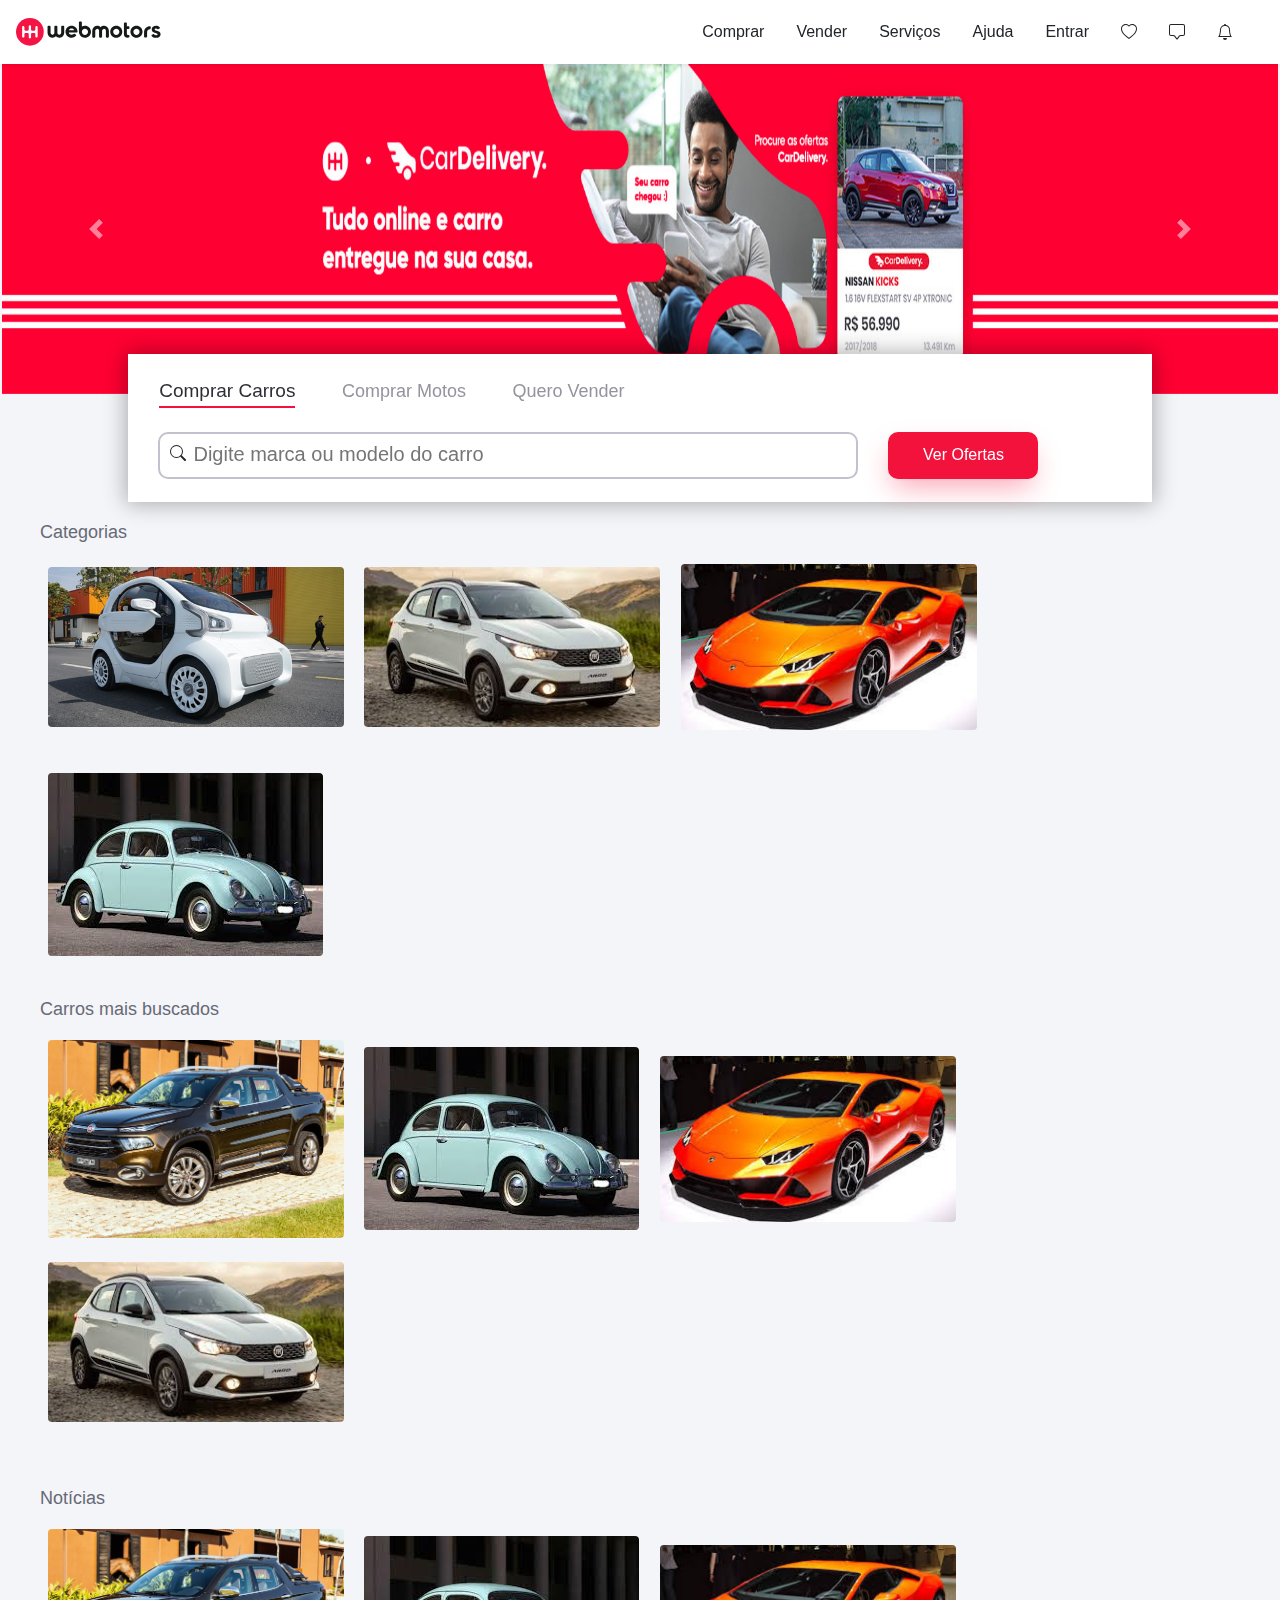
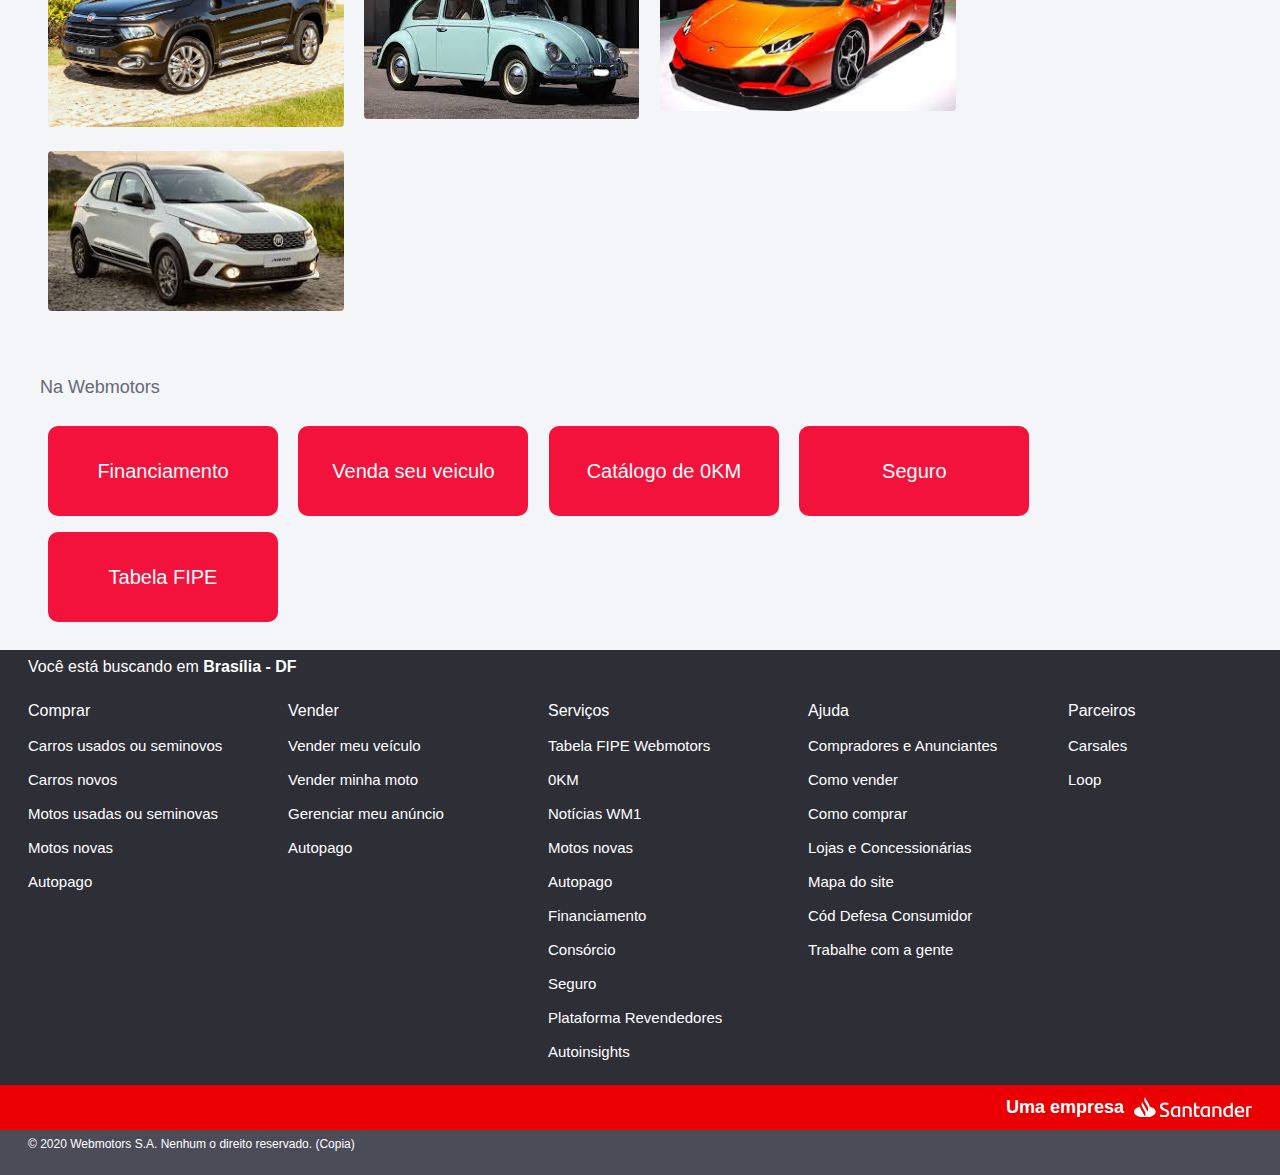
<file: prof_Diego_PIU/Exercícios/exercicios/NP1-DIEGO/NP1-PART3-DIEGO-marcioJacinthoJunior/NP1-PART3-DIEGO-master/index.html>
<!DOCTYPE html>

<html lang="pt-br" class="no-js">

<head>
    <meta charset="utf-8">
    <meta http-equiv="X-UA-Compatible" content="IE=edge">
    <title></title>
    <meta name="description" content="">
    <meta name="viewport" content="width=device-width, initial-scale=1">
    <link rel="stylesheet" href="style/style.css">
    <link rel="stylesheet" href="style/header.css">
    <link rel="stylesheet" href="style/busca.css">
    <link rel="stylesheet" href="style/carrosel-itens.css">
    <link rel="stylesheet" href="style/card.css">
    <link rel="stylesheet" href="style/footer.css">
    <link rel="stylesheet" href="style/carroselDescricaoVeiculo.css">
    <link rel="stylesheet" href="style/descricaoveiculo-detalhes-veiculo.css">
    <!-- Bootstrap CSS -->
    <link rel="stylesheet" href="https://stackpath.bootstrapcdn.com/bootstrap/4.4.1/css/bootstrap.min.css" integrity="sha384-Vkoo8x4CGsO3+Hhxv8T/Q5PaXtkKtu6ug5TOeNV6gBiFeWPGFN9MuhOf23Q9Ifjh" crossorigin="anonymous">
    <!-- Optional JavaScript -->
    <!-- jQuery first, then Popper.js, then Bootstrap JS -->
    <script src="https://code.jquery.com/jquery-3.4.1.slim.min.js" integrity="sha384-J6qa4849blE2+poT4WnyKhv5vZF5SrPo0iEjwBvKU7imGFAV0wwj1yYfoRSJoZ+n" crossorigin="anonymous"></script>
    <script src="https://cdn.jsdelivr.net/npm/popper.js@1.16.0/dist/umd/popper.min.js" integrity="sha384-Q6E9RHvbIyZFJoft+2mJbHaEWldlvI9IOYy5n3zV9zzTtmI3UksdQRVvoxMfooAo" crossorigin="anonymous"></script>
    <script src="https://stackpath.bootstrapcdn.com/bootstrap/4.4.1/js/bootstrap.min.js" integrity="sha384-wfSDF2E50Y2D1uUdj0O3uMBJnjuUD4Ih7YwaYd1iqfktj0Uod8GCExl3Og8ifwB6" crossorigin="anonymous"></script>
</head>

<body class="body-color">
    <header class="header">
        <div class="right">
            <a href="index.html">
                <img src="images/webmotors.svg" alt="Logo" title="Copia webmotors">
            </a>
        </div>
        <div class="menu">
            <nav>
                <ul id="opcoes">
                    <li>Comprar</li>
                    <li>Vender</li>
                    <li>Serviços</li>
                    <li>Ajuda</li>
                    <li class="entrar">
                        <!-- <img src="images/entrar.png" alt="Entrar" title="Entrar"> COLOCAR DPS-->
                        <p>Entrar</p>
                    </li>
                    <li class="favoritos">
                        <svg class="bi bi-heart" width="1em" height="1em" viewBox="0 0 16 16" fill="currentColor" xmlns="http://www.w3.org/2000/svg">
                            <path fill-rule="evenodd" d="M8 2.748l-.717-.737C5.6.281 2.514.878 1.4 3.053c-.523 1.023-.641 2.5.314 4.385.92 1.815 2.834 3.989 6.286 6.357 3.452-2.368 5.365-4.542 6.286-6.357.955-1.886.838-3.362.314-4.385C13.486.878 10.4.28 8.717 2.01L8 2.748zM8 15C-7.333 4.868 3.279-3.04 7.824 1.143c.06.055.119.112.176.171a3.12 3.12 0 01.176-.17C12.72-3.042 23.333 4.867 8 15z" clip-rule="evenodd"/>
                        </svg>
                    </li>
                    <li class="chat">
                        <svg class="bi bi-chat-square" width="1em" height="1em" viewBox="0 0 16 16" fill="currentColor" xmlns="http://www.w3.org/2000/svg">
                            <path fill-rule="evenodd" d="M14 1H2a1 1 0 00-1 1v8a1 1 0 001 1h2.5a2 2 0 011.6.8L8 14.333 9.9 11.8a2 2 0 011.6-.8H14a1 1 0 001-1V2a1 1 0 00-1-1zM2 0a2 2 0 00-2 2v8a2 2 0 002 2h2.5a1 1 0 01.8.4l1.9 2.533a1 1 0 001.6 0l1.9-2.533a1 1 0 01.8-.4H14a2 2 0 002-2V2a2 2 0 00-2-2H2z" clip-rule="evenodd"/>
                        </svg>
                    </li>
                    <li class="notificacao">
                        <svg class="bi bi-bell" width="1em" height="1em" viewBox="0 0 16 16" fill="currentColor" xmlns="http://www.w3.org/2000/svg">
                            <path d="M8 16a2 2 0 002-2H6a2 2 0 002 2z"/>
                            <path fill-rule="evenodd" d="M8 1.918l-.797.161A4.002 4.002 0 004 6c0 .628-.134 2.197-.459 3.742-.16.767-.376 1.566-.663 2.258h10.244c-.287-.692-.502-1.49-.663-2.258C12.134 8.197 12 6.628 12 6a4.002 4.002 0 00-3.203-3.92L8 1.917zM14.22 12c.223.447.481.801.78 1H1c.299-.199.557-.553.78-1C2.68 10.2 3 6.88 3 6c0-2.42 1.72-4.44 4.005-4.901a1 1 0 111.99 0A5.002 5.002 0 0113 6c0 .88.32 4.2 1.22 6z" clip-rule="evenodd"/>
                        </svg>
                    </li>

                </ul>
            </nav>
        </div>

    </header>

    <div id="carouselExampleControls" class="carousel slide" data-ride="carousel">
        <div class="carousel-inner">
            <div class="carousel-item active">
                <img class="d-block w-100" src="images/carousel1.png" alt="1 slide">
            </div>
            <div class="carousel-item">
                <img class="d-block w-100" src="images/carousel2.png" alt="2 slide">
            </div>
            <div class="carousel-item">
                <img class="d-block w-100" src="images/carousel3.png" alt="3 slide">
            </div>
            <div class="carousel-item">
                <img class="d-block w-100" src="images/carousel4.png" alt="4 slide">
            </div>
        </div>
        <a class="carousel-control-prev" href="#carouselExampleControls" role="button" data-slide="prev">
            <span class="carousel-control-prev-icon" aria-hidden="true"></span>
            <span class="sr-only">Previous</span>
        </a>
        <a class="carousel-control-next" href="#carouselExampleControls" role="button" data-slide="next">
            <span class="carousel-control-next-icon" aria-hidden="true"></span>
            <span class="sr-only">Next</span>
        </a>
    </div>

    <section class="busca">
        <div class="tipoBusca">
            <nav>
                <ul>
                    <li id="active"><a href="#"> Comprar Carros</a></li>
                    <li><a href="#"> Comprar Motos</a></li>
                    <li><a href="#"> Quero Vender</a></li>
                </ul>
            </nav>
        </div>
        <div class="barra-busca">
            <div class="boxBuscar">
                <svg class="position bi bi-search" width="1em" height="1em" viewBox="0 0 16 16" fill="currentColor" xmlns="http://www.w3.org/2000/svg"><path fill-rule="evenodd" d="M10.442 10.442a1 1 0 011.415 0l3.85 3.85a1 1 0 01-1.414 1.415l-3.85-3.85a1 1 0 010-1.415z" clip-rule="evenodd"/><path fill-rule="evenodd" d="M6.5 12a5.5 5.5 0 100-11 5.5 5.5 0 000 11zM13 6.5a6.5 6.5 0 11-13 0 6.5 6.5 0 0113 0z" clip-rule="evenodd"/></svg>
                <input class="search" type="search" placeholder="Digite marca ou modelo do carro">
            </div>
            <a href="busca.html"><button type="submit" class="btn-ofertas">Ver Ofertas</button></a>

        </div>
    </section>

    <section class="carrosel-de-categorias">
        <div class="Titulo">
            <h2>Categorias</h2>
        </div>
        <div class="figure">
            <div class="categoria-div-figure">
                <figure class="categorias-figure">
                    <img src="images/categorias01.png" class="figure-img img-fluid rounded" alt="...">
                </figure>
            </div>
            <div class="categoria-div-figure">
                <figure class="categorias-figure">
                    <img src="images/categorias03.png" class="figure-img img-fluid rounded" alt="...">
                </figure>
            </div>
            <div class="categoria-div-figure">
                <figure class="categorias-figure">
                    <img src="images/categorias04.png" class="figure-img img-fluid rounded" alt="...">
                </figure>
            </div>
            <div class="categoria-div-figure">
                <figure class="categorias-figure">
                    <img src="images/categorias05.png" class="figure-img img-fluid rounded" alt="...">
                </figure>
            </div>
        </div>
    </section>

    <section class="carrosel-de-categorias">
        <div class="Titulo">
            <h2>Carros mais buscados</h2>
        </div>
        <div class="figure">
            <div class="categoria-div-figure">
                <figure class="categorias-figure">
                    <img src="images/categorias06.png" class="figure-img img-fluid rounded" alt="...">
                </figure>
            </div>
            <div class="categoria-div-figure">
                <figure class="categorias-figure">
                    <img src="images/categorias05.png" class="figure-img img-fluid rounded" alt="...">
                </figure>
            </div>
            <div class="categoria-div-figure">
                <figure class="categorias-figure">
                    <img src="images/categorias04.png" class="figure-img img-fluid rounded" alt="...">
                </figure>
            </div>
            <div class="categoria-div-figure">
                <figure class="categorias-figure">
                    <img src="images/categorias03.png" class="figure-img img-fluid rounded" alt="...">
                </figure>
            </div>
        </div>
    </section>

    <section class="carrosel-de-categorias">
        <div class="Titulo">
            <h2>Notí­cias</h2>
        </div>
        <div class="figure">
            <div class="categoria-div-figure">
                <figure class="categorias-figure">
                    <img src="images/categorias06.png" class="figure-img img-fluid rounded" alt="...">
                </figure>
            </div>
            <div class="categoria-div-figure">
                <figure class="categorias-figure">
                    <img src="images/categorias05.png" class="figure-img img-fluid rounded" alt="...">
                </figure>
            </div>
            <div class="categoria-div-figure">
                <figure class="categorias-figure">
                    <img src="images/categorias04.png" class="figure-img img-fluid rounded" alt="...">
                </figure>
            </div>
            <div class="categoria-div-figure">
                <figure class="categorias-figure">
                    <img src="images/categorias03.png" class="figure-img img-fluid rounded" alt="...">
                </figure>
            </div>
        </div>
    </section>

    <section class="card-links">
        <div class="Titulo">
            <h2>Na Webmotors</h2>
        </div>
        <button type="submit" class="bnt-card-links">Financiamento</button>
        <button type="submit" class="bnt-card-links">Venda seu veiculo</button>
        <button type="submit" class="bnt-card-links">Catálogo de 0KM</button>
        <button type="submit" class="bnt-card-links">Seguro</button>
        <button type="submit" class="bnt-card-links">Tabela FIPE</button>
    </section>

    <footer class="footer">
        <section class="opcoes">
            <div class="localizacao">Você está buscando em <strong>Brasília - DF</strong></div>
            <div class="lista-de-opcoes">
                <ul id="lista">
                    <li id="titulo-lista">
                        <h2>Comprar</h2>
                        <UL id="itens-lista">
                            <LI id="itens"><a href="">Carros usados ou seminovos</a></LI>
                            <LI id="itens"><a href="">Carros novos</a></LI>
                            <LI id="itens"><a href="">Motos usadas ou seminovas</a></LI>
                            <LI id="itens"><a href="">Motos novas</a></LI>
                            <LI id="itens"><a href="">Autopago</a></LI>
                        </UL>
                    </li>
                    <li id="titulo-lista">
                        <h2>Vender</h2>
                        <UL id="itens-lista">
                            <LI id="itens"><a href="">Vender meu veículo</a></LI>
                            <LI id="itens"><a href="">Vender minha moto</a></LI>
                            <LI id="itens"><a href="">Gerenciar meu anúncio</a></LI>
                            <LI id="itens"><a href="">Autopago</a></LI>
                        </UL>
                    </li>
                    <li id="titulo-lista">
                        <h2>Serviços</h2>
                        <UL id="itens-lista">
                            <LI id="itens"><a href="">Tabela FIPE Webmotors</a></LI>
                            <LI id="itens"><a href="">0KM</a></LI>
                            <LI id="itens"><a href="">Notícias WM1</a></LI>
                            <LI id="itens"><a href="">Motos novas</a></LI>
                            <LI id="itens"><a href="">Autopago</a></LI>
                            <LI id="itens"><a href="">Financiamento</a></LI>
                            <LI id="itens"><a href="">Consórcio</a></LI>
                            <LI id="itens"><a href="">Seguro</a></LI>
                            <LI id="itens"><a href="">Plataforma Revendedores</a></LI>
                            <LI id="itens"><a href="">Autoinsights</a></LI>
                        </UL>
                    </li>
                    <li id="titulo-lista">
                        <h2>Ajuda</h2>
                        <UL id="itens-lista">
                            <LI id="itens"><a href="">Compradores e Anunciantes</a></LI>
                            <LI id="itens"><a href="">Como vender</a></LI>
                            <LI id="itens"><a href="">Como comprar</a></LI>
                            <LI id="itens"><a href="">Lojas e Concessionárias</a></LI>
                            <LI id="itens"><a href="">Mapa do site</a></LI>
                            <LI id="itens"><a href="">Cód Defesa Consumidor</a></LI>
                            <LI id="itens"><a href="">Trabalhe com a gente</a></LI>
                        </UL>
                    </li>
                    <li id="titulo-lista">
                        <h2>Parceiros</h2>
                        <UL id="itens-lista">
                            <LI id="itens"><a href="">Carsales</a></LI>
                            <LI id="itens"><a href="">Loop</a></LI>
                        </UL>
                    </li>
                </ul>
            </div>
        </section>
        <section class="patrocionio">
            <p>Uma empresa
                <svg _ngcontent-c38="" class="santander-icon" viewBox="0 0 815.6 142.9" fill="white" alt="Santander">
                <path _ngcontent-c38="" d="M107.6,65.4c-0.2-5.2-1.7-10.3-4.3-14.9L79.8,9.9c-1.8-3.1-3-6.4-3.7-9.9l-1,1.7c-5.8,10.1-5.8,22.5,0,32.6l18.8,32.6
                    c5.8,10.1,5.8,22.5,0,32.6l-1,1.7c-0.7-3.5-1.9-6.8-3.7-9.8L72,61.5l-11-19c-1.8-3.1-3-6.4-3.7-9.8l-1,1.7
                    c-5.8,10-5.8,22.4-0.1,32.5l0,0l18.9,32.6c5.8,10.1,5.8,22.5,0,32.6l-1,1.7c-0.7-3.5-2-6.8-3.7-9.8L46.9,83.2
                    c-3.1-5.4-4.6-11.5-4.3-17.7C17.4,72,0,86,0,102.2c0,22.5,33.6,40.7,75.1,40.7s75.1-18.2,75.1-40.7C150.2,86,132.8,72,107.6,65.4z
                    M178.5,135c0.2-4.9,1.1-9.7,2.7-14.2c8.1,3.6,16.9,5.4,25.8,5.5c13.1,0,20.4-4.2,20.4-12.6s-5.4-12-18.6-17.8l-7.2-3.1
                    c-13.3-5.8-22.3-13.3-22.3-28.2c0-16.1,11.1-26.4,34-26.4c8.8-0.1,17.5,1.3,25.8,4.1c-0.3,4.8-1.3,9.5-2.8,14.1
                    c-7.4-2.6-15.2-4-23.1-4.1c-12.3,0-17.9,4.8-17.9,12.3s5.5,11.6,15.4,15.8l7.6,3.2c17.9,7.6,25.4,15.7,25.4,29.4
                    c0,16.2-12.3,27.4-36.2,27.4C195.9,140.4,186.4,138.7,178.5,135z M319.5,67.6v70.5h-14.2l-0.8-8.5c-4,6.2-10,10.1-19.9,10.1
                    c-18.6,0-31-13.5-31-37.2c0-24.8,13.3-38.9,39.4-38.9C303,63.6,311.3,64.7,319.5,67.6z M303.9,122V77.7c-3.7-0.6-7.4-0.9-11.1-0.8
                    c-16.1,0-23.5,9.9-23.5,25.7c0,14.4,5.8,24.5,19.6,24.5C294.3,127.1,299.6,125.3,303.9,122z M398.9,90.7v47.4h-15.5V93.4
                    c0-11.1-3.7-16.5-19.2-16.5c-4.1,0.1-8.2,0.4-12.3,1.1v60.1h-15.5V67.6c9.9-2.4,20.7-3.9,28.2-3.9
                    C390.5,63.6,398.9,73.6,398.9,90.7z M441.9,126.5c4.1,0,8.2-0.7,12.1-2.1c-0.4,4.2-1,9-1.8,13.1c-4.2,1.6-8.6,2.3-13.1,2.2
                    c-15.1,0-24.7-6.9-24.7-24.1v-74c5-1.5,10.3-2.3,15.5-2.3V66h24.5c-0.2,4.4-0.7,8.9-1.4,13.3h-23.1v34.6
                    C429.9,123,434.4,126.5,441.9,126.5L441.9,126.5z M525.1,67.5V138h-14.2l-0.9-8.5c-4,6.2-10,10.1-19.9,10.1
                    c-18.6,0-31-13.5-31-37.2c0-24.8,13.3-38.9,39.4-38.9C508.6,63.6,516.9,64.7,525.1,67.5L525.1,67.5z M509.6,122V77.7
                    c-3.7-0.6-7.4-0.9-11.1-0.8c-16.1,0-23.6,9.9-23.6,25.7c0,14.4,5.8,24.5,19.6,24.5C500,127.1,505.3,125.3,509.6,122z M604.5,90.7
                    v47.4H589V93.4c0-11.1-3.7-16.5-19.2-16.5c-4.1,0.1-8.2,0.4-12.2,1.1v60.1H542V67.6c9.9-2.4,20.7-3.9,28.2-3.9
                    C596.2,63.6,604.5,73.6,604.5,90.7z M683.2,39.3v98.7H669l-0.8-9c-4,6.6-10,10.7-20.2,10.7c-18.6,0-31-13.5-31-37.2
                    c0-24.8,13.3-38.9,39.3-38.9c3.9,0,7.8,0.4,11.6,1.1V41.5C672.7,39.8,678.2,39.3,683.2,39.3L683.2,39.3z M667.9,121.7V78.3
                    c-4.1-0.9-8.2-1.4-12.4-1.4c-15.4,0-22.7,9.6-22.7,25.7c0,14.4,5.8,24.5,19.6,24.5C658,127.1,663.5,125.2,667.9,121.7L667.9,121.7
                    z M761.3,107.9h-49.5c2,12.6,9.3,18.6,23.1,18.6c8.6,0,17-1.8,24.8-5.4c-0.6,4.1-1.4,9.5-2.4,14.1c-7.1,3.2-14.5,4.5-22.8,4.5
                    c-26,0-38.5-14.4-38.5-38.5c0-21,9.7-37.7,34.4-37.7c22.1,0,31.7,14.5,31.7,32.3C762.1,99.9,761.8,103.9,761.3,107.9L761.3,107.9z
                    M711.5,94.9h35c0-11.6-6.2-18.3-16.9-18.3C718.5,76.6,712.7,82.9,711.5,94.9L711.5,94.9z M815.6,64.2c0,4.5-0.4,8.9-1.4,13.3
                    c-3.9-0.4-7.8-0.6-11.7-0.6c-3.8,0-7.6,0.3-11.4,0.8v60.4h-15.5V67.6c6.6-2.2,17.8-3.9,26.5-3.9C806.5,63.6,811.1,63.8,815.6,64.2
                    L815.6,64.2z">
                </path>
            </svg>
            </p>
        </section>
        <section class="direitos">
            <p>© 2020 Webmotors S.A. Nenhum o direito reservado. (Copia)</p>
        </section>
    </footer>

</body>

</html>
</file>
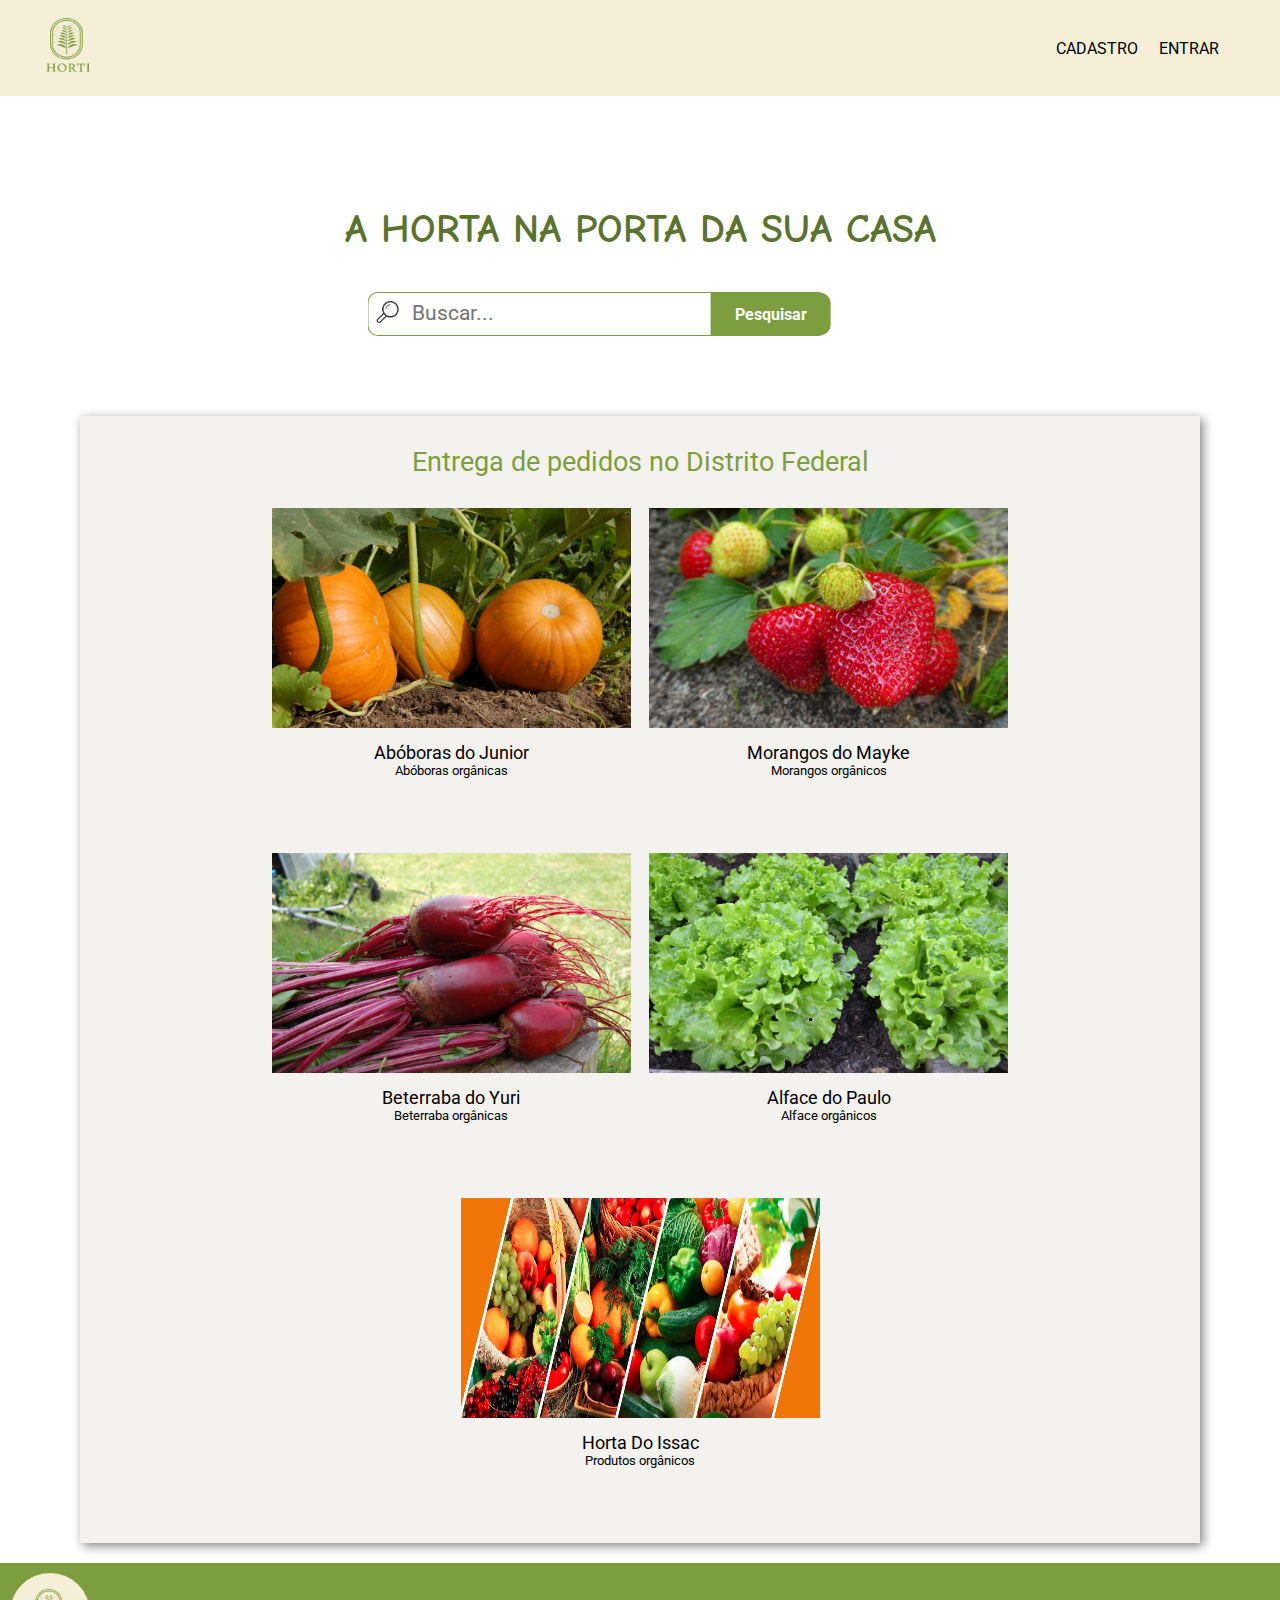
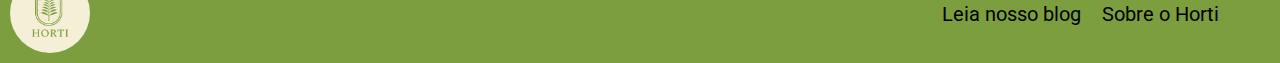
<file: prof_Diego_PIU/Exercícios/exercicios/piu_exercicios/HTML-NP1-master/HTML-NP1-master/index.html>
<!DOCTYPE html>
<html>

<head>
    <meta charset="utf-8">
    <meta name="viewport" content="width=device-width, initial-scale=1">
    <meta name="description" content="Descrição Aqui">
    <meta name="keywords" content="Horti,HortiFrut,Delivery,Compra,Venda">
    <meta name="author" content="Pyim">
    <link href="https://fonts.googleapis.com/css2?family=Pridi:wght@200;300;400;500;600;700&display=swap" rel="stylesheet">
    <link href="https://fonts.googleapis.com/css2?family=Roboto:ital,wght@0,100;0,300;0,400;0,500;0,700;0,900;1,100;1,300;1,400;1,500;1,700;1,900&display=swap" rel="stylesheet">
    <link rel="icon" href="images/logo.png">
    <link rel="stylesheet" type="text/css" href="css/style.css">
    <link href="https://maxcdn.bootstrapcdn.com/font-awesome/4.7.0/css/font-awesome.min.css" rel="stylesheet" integrity="sha384-Vkoo8x4CGsO3+Hhxv8T/Q5PaXtkKtu6ug5TOeNV6gBiFeWPGFN9MuhOf23Q9Ifjh" crossorigin="anonymous">
    <title> Horti - Delivery de HortiFrut </title>
</head>


<body>
    <header class="headerDesktop">
        <div class="menu">
            <a href="index.html" id="logo">
                <img src="images/logo.png" id="logo">
            </a>
            <ul>
                <li>
                    <a href="login.html">ENTRAR</a>
                </li>
                <li>
                    <a href="cadastro.html">CADASTRO</a>
                </li>
            </ul>
        </div>
    </header>
    <section class="slider">
        <img class="sliderImage" src="images/Frut01.jpg" alt="01.jpg" />
        <img class="sliderImage" src="images/Frut02.jpg" alt="02.jpg" />
        <img class="sliderImage" src="images/Frut03.jpg" alt="03.jpg" />
        <div class="slogan">
            <h1>A HORTA NA PORTA DA SUA CASA</h1>
        </div>
        <section class="busca">
            <div class="divBusca">
                <img src="images/search3.png" alt="Buscar..." id="search" />
                <input type="search" class="txtBusca" name="busca" placeholder="Buscar..." list="historico" required/>
                <input type="submit" name="enviar" value="Pesquisar" class="btnBusca">
                <datalist id="historico">
                    <option value="Morango"></option>
                    <option value="Abóboras"></option>
                    <option value="Beterraba"></option>
                    <option value="Alface"></option>
                </datalist>
            </div>
        </section>

    </section>
    <section class="conjuntoDePropaganda">
        <div id="textopropaganda">Entrega de pedidos no Distrito Federal</div>
        <div class="propaganda">
            <ul>
                <li>
                    <figure class="foto_legenda">
                        <a href="abobora.html">
                            <img src="images/Frut04.jpg" alt="04.jpg" />
                            <div class="textPropaganda">
                                <h3>Abóboras do Junior</h3>
                                <h4>Abóboras orgânicas</h4>
                            </div>
                            <figcaption>
                                <h3>Abóboras do Junior</h3>
                                <p>Hortaliça que faz parte da família das Curcubataceas, as abóboras são um grupo diversificado em tipos e propriedades. Elas são ricas em carotenoides, que são os pigmentos que lhe conferem a cor laranja e tem alto poder
                                    antioxidante.
                                </p>
                            </figcaption>
                        </a>
                    </figure>
                </li>
                <li>
                    <figure class="foto_legenda">
                        <a href="morango.html">
                            <img src="images/Frut05.jpg" alt="05.jpg" />
                            <div class="textPropaganda">
                                <h3>Morangos do Mayke</h3>
                                <h4>Morangos orgânicos</h4>
                            </div>
                            <figcaption>
                                <h3>Morangos do Mayke</h3>
                                <p>Da família da Rosaceae , por ter coloração vermelha, a fruta entra no grupo de alimentos funcionais que contêm antocianina.
                                </p>
                            </figcaption>
                        </a>
                    </figure>
                </li>
                <li>
                    <figure class="foto_legenda">
                        <a href="beterraba.html">
                            <img src="images/Frut06.jpg" alt="06.jpg" />
                            <div class="textPropaganda">
                                <h3>Beterraba do Yuri</h3>
                                <h4>Beterraba orgânicas</h4>
                            </div>
                            <figcaption>
                                <h3>Beterraba do Yuri</h3>
                                <p>
                                    Da família das Quenopodiáceas a beterraba é rica em açúcares. Destaca-se como uma das hortaliças mais ricas em ferro, tanto na raiz quanto nas folhas.
                                </p>
                            </figcaption>
                        </a>
                    </figure>
                </li>
                <li>
                    <figure class="foto_legenda">
                        <a href="alface.html">
                            <img src="images/Frut0.jpg" alt="06.jpg" />
                            <div class="textPropaganda">
                                <h3>Alface do Paulo</h3>
                                <h4>Alface orgânicos</h4>
                            </div>
                            <figcaption class="foto_legenda">
                                <h3>Alface do Paulo</h3>
                                <p>
                                    Da família das Quenopodiáceas a beterraba é rica em açúcares. Destaca-se como uma das hortaliças mais ricas em ferro, tanto na raiz quanto nas folhas.
                                </p>
                            </figcaption>
                        </a>
                    </figure>
                </li>
                <li>
                    <figure class="foto_legenda">
                        <a href="hortaDoIssac.html">
                            <img src="images/Frut11.jpg" alt="11.jpg" />
                            <div class="textPropaganda">
                                <h3>Horta Do Issac</h3>
                                <h4>Produtos orgânicos</h4>
                            </div>
                            <figcaption class="foto_legenda">
                                <h3>Horta Do Issac</h3>
                                <p>
                                    Variados produtos orgânicos de melhor qualidade no mercado.
                                </p>
                            </figcaption>
                        </a>
                    </figure>
                </li>
            </ul>
        </div>
        <div class="lista">
    </section>
    <footer class="footer">
        <div class="footermenu">
            <a href="index.html" id="footerImage">
                <img src="images/logo.png" id="footerImage">
            </a>
            <ul>
                <li>
                    <a href="#">Sobre o Horti</a>
                </li>
                <li>
                    <a href="#">Leia nosso blog</a>
                </li>
            </ul>
        </div>
    </footer>

</body>

</html>

<script>
</script>
</file>
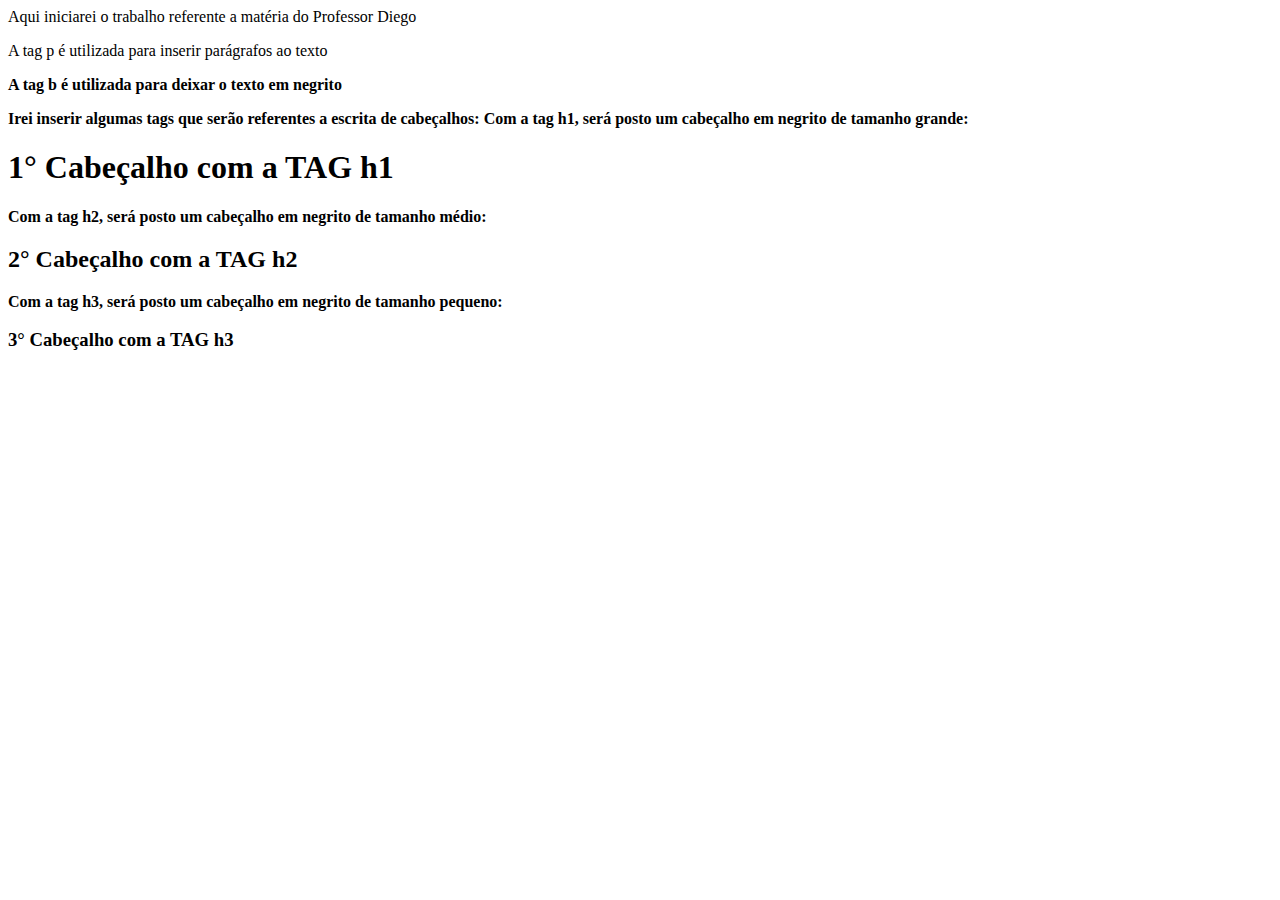
<file: prof_Diego_PIU/Exercícios/exercicios/piu_exercicios/Lição 1-5.html>
<html>
 
    <head>
      <title>Trabalho Diego</title>
    </head>
 


           <body>

             <p> Aqui iniciarei o trabalho referente a matéria do Professor Diego</p>

             <p> A tag p é utilizada para inserir parágrafos ao texto </p>

             <p><b> A tag b é utilizada para deixar o texto em negrito </p> </b> 

             
             <b>Irei inserir algumas tags que serão referentes a escrita de cabeçalhos:</b>

             <b>Com a tag h1, será posto um cabeçalho em negrito de tamanho grande:</b>

             <h1>1° Cabeçalho com a TAG h1</h1>

             <b>Com a tag h2, será posto um cabeçalho em negrito de tamanho médio:</b>

             <h2>2° Cabeçalho com a TAG h2</h2>

             <b>Com a tag h3, será posto um cabeçalho em negrito de tamanho pequeno:</b>

             <h3>3° Cabeçalho com a TAG h3</h3>
    

           </body>
 
  </html>
</file>
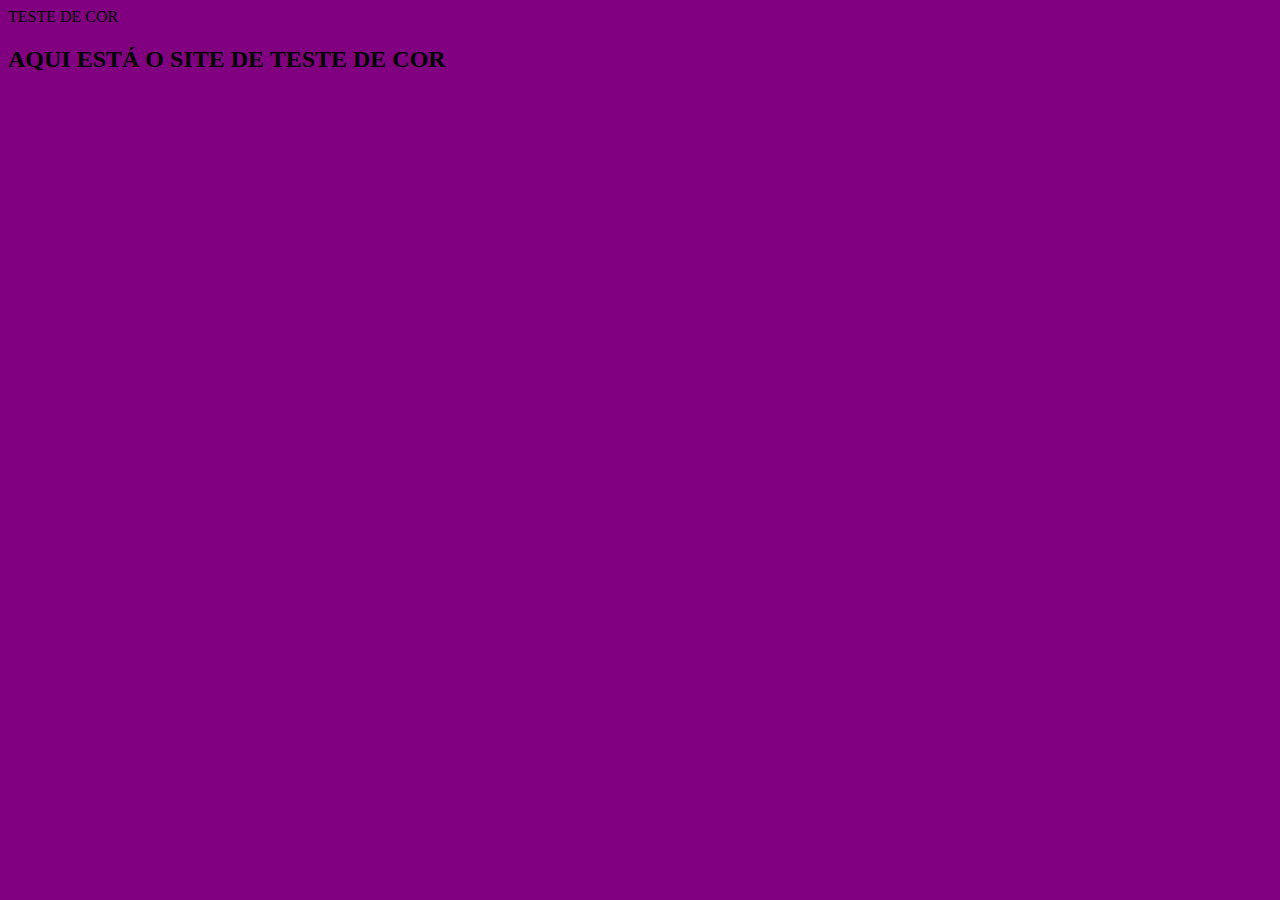
<file: prof_Diego_PIU/Exercícios/exercicios/piu_exercicios/TesteColor.html>
<html>

       <head> 

        <title>TESTE COLOR </title>

            <p> TESTE DE COR </p>

       </head>


       <body>
       
          <h2> AQUI ESTÁ O SITE DE TESTE DE COR

          <body style="background-color: purple;">


       </body>

</html>
</file>
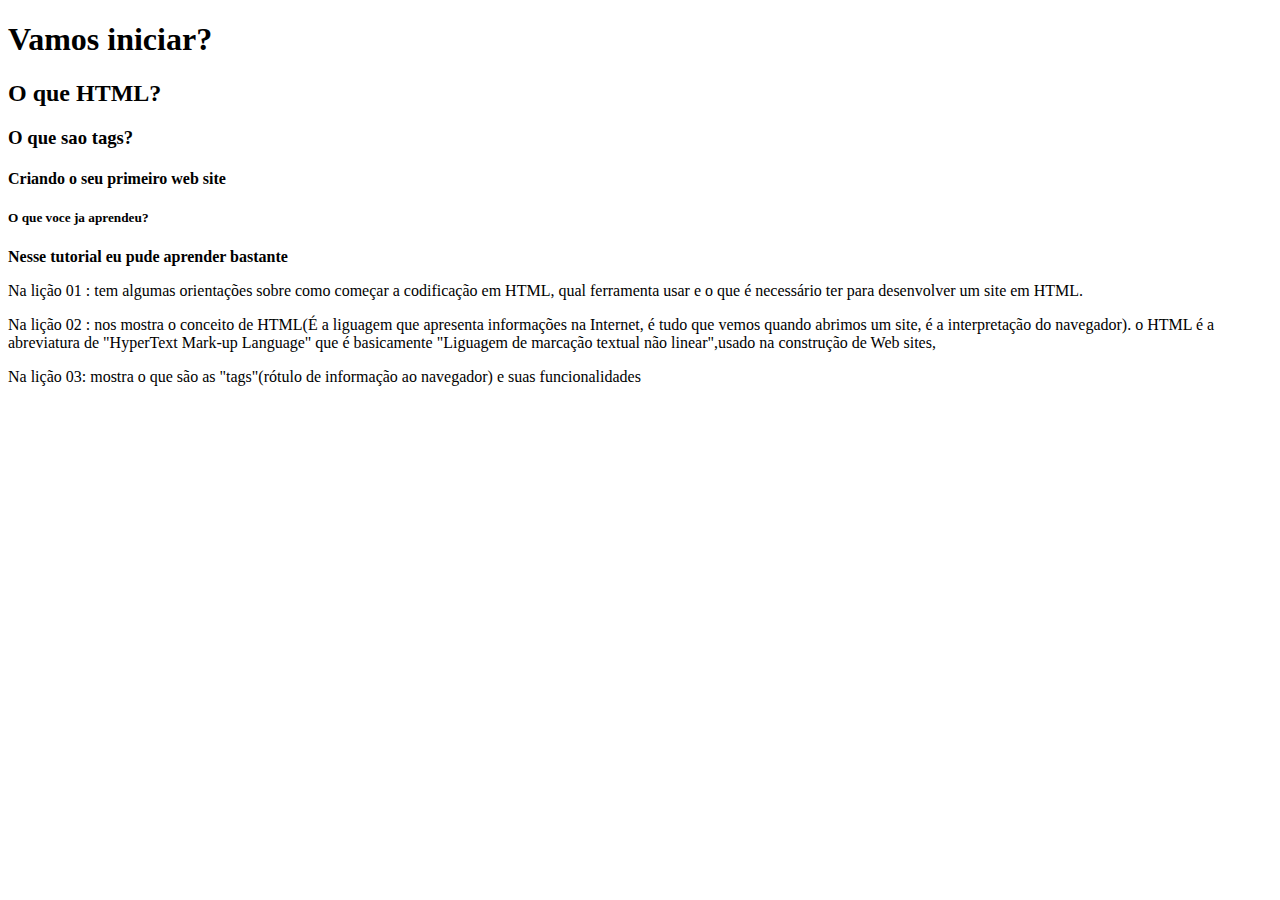
<file: prof_Diego_PIU/Exercícios/exercicios/piu_exercicios/site_1-5/lista_1-5.html>
<!DOCTYPE html>
	
<head>
	<title>Exercicio de 1 a 5</title>
</head>
<body>
	<h1>Vamos iniciar?</h1>
	<h2>O que HTML?</h2>
	<h3>O que sao tags?</h3>
	<h4>Criando o seu primeiro web site</h4>
	<h5>O que voce ja aprendeu?</h5>
	<b>Nesse tutorial eu pude aprender bastante</b>
	<p>Na lição 01 :
		tem algumas orientações sobre como começar a codificação em HTML, qual ferramenta usar e o que é necessário ter para desenvolver um site em HTML.</p>
	<p>Na lição 02 :	
		nos mostra o conceito de HTML(É a liguagem que apresenta informações na Internet, é tudo que vemos quando abrimos um site, é a interpretação do navegador).
		o HTML é a abreviatura de "HyperText Mark-up Language" que é basicamente "Liguagem de marcação textual não linear",usado na construção de Web sites,</p>
	<p>Na lição 03:
		mostra o que são as "tags"(rótulo de informação ao navegador) e suas funcionalidades
<html></p>

</body>
</html>
</file>
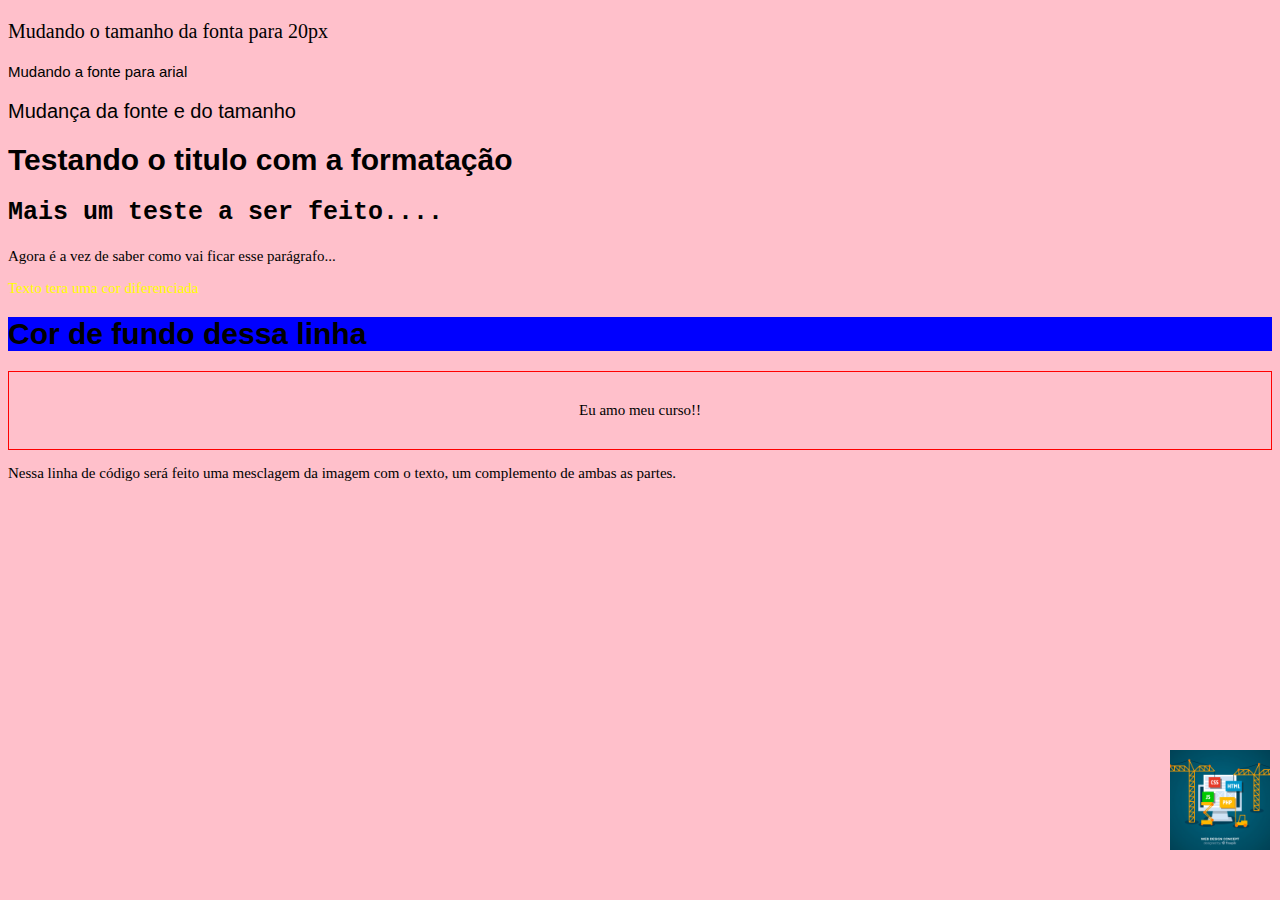
<file: prof_Diego_PIU/Exercícios/exercicios/piu_exercicios/site_11-15/lista_11-15.html>
<!DOCTYPE html>
<html>
<head>
	<title>Meu CSS</title>
	<style type="text/css">
		h1 {font-size: 30px; font-family: arial}
		h2 {font-size: 25px; font-family: courier}
		p {font-size: 15px; font-family: times new romam}
	</style>
</head>
<body style="background-color: pink">
	<p style="font-size: 20px;">Mudando o tamanho da fonta para 20px</p>
	<p style="font-family: arial;"> Mudando a fonte para arial</p>
	<p style="font-size: 20px; font-family: arial">Mudança da fonte e do tamanho</p>
	<h1>Testando o titulo com a formatação</h1>
	<h2>Mais um teste a ser feito....</h2>
	<p>Agora é a vez de saber como vai ficar esse parágrafo...</p>
	<p style="color: yellow;">Texto tera uma cor diferenciada</p>
	<h1 style="background-color: blue">Cor de fundo dessa linha</h1>
	<p style="padding: 30px; border: 1px solid red;" align="center">Eu amo meu curso!!</p>
	<p>Nessa linha de código será feito uma mesclagem da imagem com o texto, um complemento de ambas as partes.</p>
	<img src="imagem/funco.jpg" alt="imagemTop" width="100" height="100" style="position: absolute;bottom: 50px; right: 10px"/>





</body>
</html>
</file>
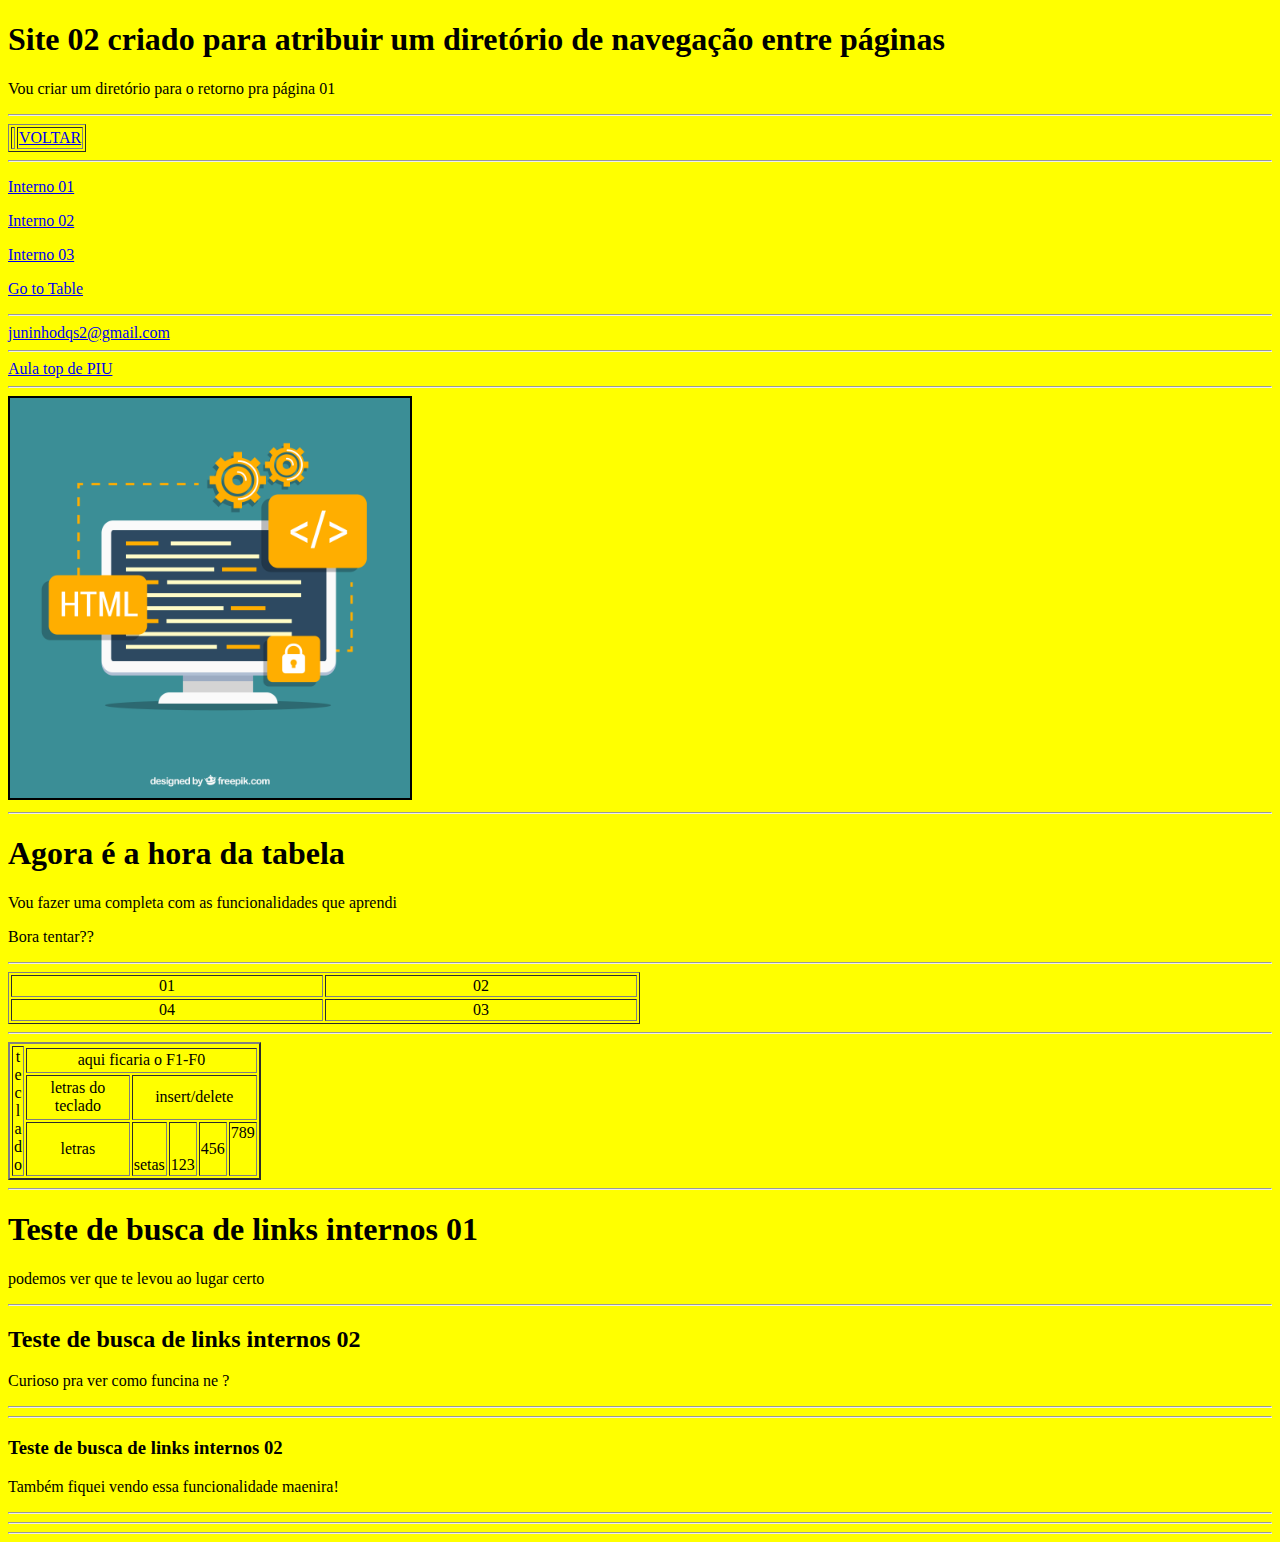
<file: prof_Diego_PIU/Exercícios/exercicios/piu_exercicios/site_6-10/lista-2_6-10.html>
<!DOCTYPE html>
<html>
<head>
	<title>Site 02</title>
</head>
<body style="background-color: yellow">
	<h1>Site 02 criado para atribuir um diretório de navegação entre páginas</h1>
	<p>Vou criar um diretório para o retorno pra página 01</p>
	<hr>

	<table border="1">
		<th>
			<td><a href="file:///C:/Users/inss/Documents/prof_Diego_/site_6-10/lista_6-10.html">VOLTAR</a></td>
		</th>
	</table>
	<hr>

	<p><a href="#heading1">Interno 01</a></p>
	<p><a href="#heading2">Interno 02</a></p>
	<p><a href="#heading3">Interno 03</a></p>
	<p><a href="#heading4">Go to Table</a></p>
	<hr>

	<a href="https://mail.google.com/mail/u/0/?tab=rm&ogbl#inbox" >juninhodqs2@gmail.com</a>
	<hr>

	<a href="https://classroom.google.com/w/MzA3MzcyNzUxODZa/t/all">Aula top de PIU</a>
	<hr>

	<img src="imagens/pc.jpg" title="Aprendiz de HTML" height="400" width="400" border="2">
	<hr>

	<h1 id="heading4">Agora é a hora da tabela</h1>
	<p>Vou fazer uma completa com as funcionalidades que aprendi</p>
	<p>Bora tentar??</p>
	<hr>

	<table border="1" width="50%" >
		<tr>
			<td align="center">01</td>
			<td align="center">02</td>
		</tr>
			<td align="center">04</td>
			<td align="center">03</td>
	</table>
	<hr>

	<table border="2" width="20%">
		<td rowspan="6" align="center">
			t<br/>
			e<br/>
			c<br/>
			l<br/>
			a<br/>
			d<br/>
			o<br/>
		</td>
		<tr>
			<td colspan="10" align="center">aqui ficaria o F1-F0</td>

		</tr>
		<tr>
			<td align="center">letras do teclado </td>
        	<td colspan="7" align="center"> insert/delete</td>
		</tr>
		<tr>
			<td height="50" align="center">letras </td>
       		<td align="center" valign="bottom" >setas</td>
        	<td align="center" valign="bottom">123</td>
        	<td align="center" valign="center">456</td>
        	<td align="center" valign="top">789</td>
		</tr>
	</table>
	<hr>

	<h1 id="heading1">Teste de busca de links internos 01</h1>
	<p>podemos ver que te levou ao lugar certo</p>
	<hr>

	<h2 id="heading2">Teste de busca de links internos 02</h2>
	<p>Curioso pra ver como funcina ne ?</p>
	<hr>

	<hr>
	<h3 id="heading3">Teste de busca de links internos 02</h3>
	<p>Também fiquei vendo essa funcionalidade maenira!</p>
	<hr>

	<hr>
	
	<hr>


</body>
</html>
</file>
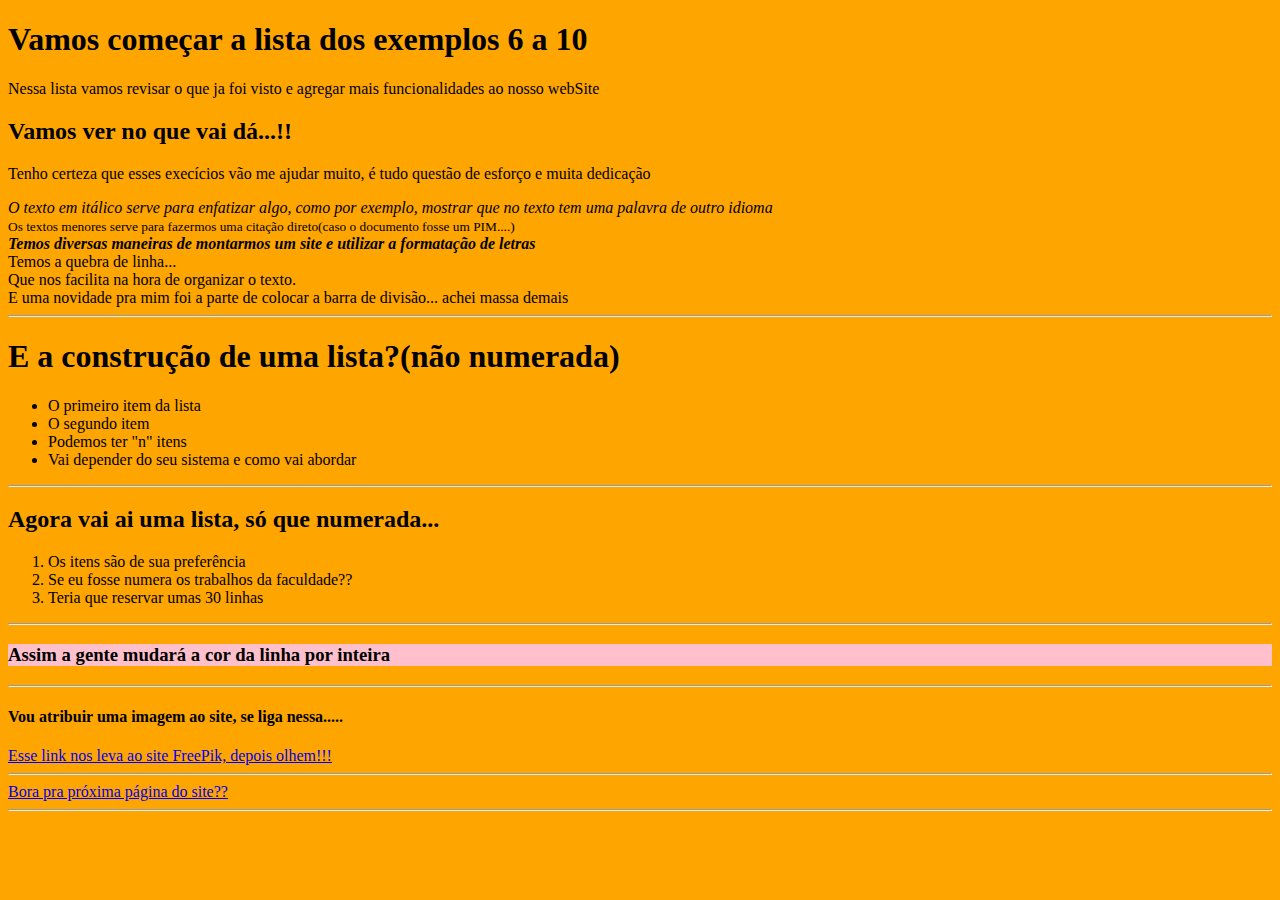
<file: prof_Diego_PIU/Exercícios/exercicios/piu_exercicios/site_6-10/lista_6-10.html>
<!DOCTYPE html>
<html>
<head>
	<title>lista 6-10</title>
</head>
<body style="background-color:orange">
	<h1>Vamos começar a lista dos exemplos 6 a 10</h1>
	<p>Nessa lista vamos revisar o que ja foi visto e agregar mais funcionalidades ao nosso webSite</p>
	<h2>Vamos ver no que vai dá...!!</h2>
	<p>Tenho certeza que esses execícios vão me ajudar muito, é tudo questão de esforço e muita dedicação</p>
	<i>O texto em itálico serve para enfatizar algo, como por exemplo, mostrar que no texto tem uma palavra de outro idioma </i>
	<br>

	<small> Os textos menores serve para fazermos uma citação direto(caso o documento fosse um PIM....)</small>
	<br>

	<b><i>Temos diversas maneiras de montarmos um site e utilizar a formatação de letras</i></b>
	<br>

	Temos a quebra de linha...<br>Que nos facilita na hora de organizar o texto.
	<br>

	E uma novidade pra mim foi a parte de colocar a barra de divisão... achei massa demais 
	<hr>

	<h1>E a construção de uma lista?(não numerada)</h1>
	<ul>
		<li>O primeiro item da lista</li>
		<li>O segundo item </li>
		<li>Podemos ter "n" itens </li>
		<li>Vai depender do seu sistema e como vai abordar</li>
	</ul>
	<hr>

	<h2>Agora vai ai uma lista, só que numerada...</h2>
	<ol>
		<li>Os itens são de sua preferência</li>
		<li>Se eu fosse numera os trabalhos da faculdade??</li>
		<li>Teria que reservar umas 30 linhas</li>
	</ol>
	<hr>

	<h3 style="background-color: pink">Assim a gente mudará a cor da linha por inteira</h3>
	<hr>

	<h4>Vou atribuir uma imagem ao site, se liga nessa.....</h4>
	<a href="https://br.freepik.com/fotos-vetores-gratis/negocio">Esse link nos leva ao site FreePik, depois olhem!!! </a>
	<hr>
	
	<a href="C:/Users/inss/Documents/prof_Diego_/site_6-10/lista-2_6-10.html">Bora pra próxima página do site??</a>
	<hr>




</body>
</html>
</file>
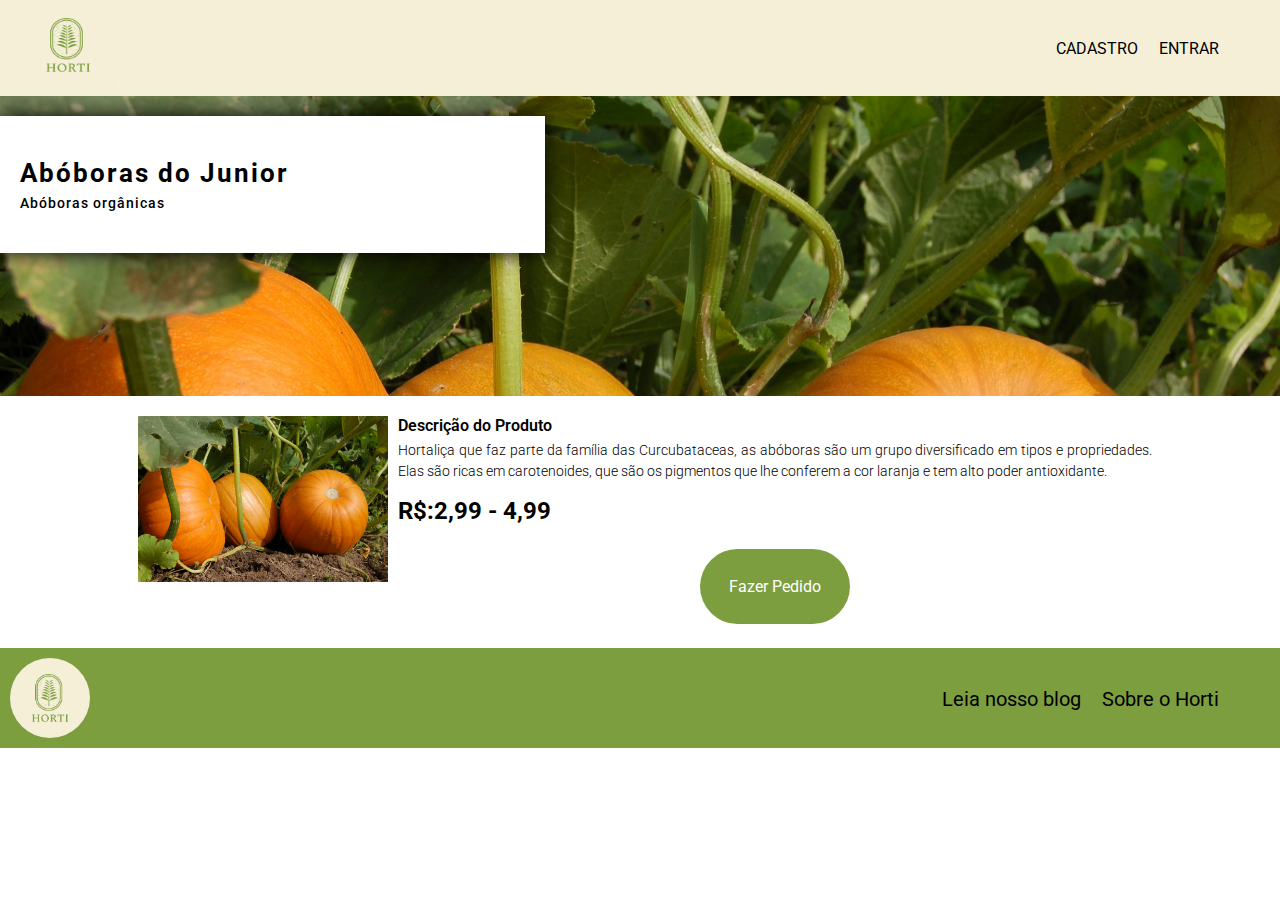
<file: prof_Diego_PIU/Exercícios/exercicios/piu_exercicios/HTML-NP1-master/HTML-NP1-master/abobora.html>
<!DOCTYPE html>
<html>

<head>
    <meta charset="utf-8">
    <meta name="viewport" content="width=device-width, initial-scale=1">
    <meta name="description" content="Descrição Aqui">
    <meta name="keywords" content="Horti,HortiFrut,Delivery,Compra,Venda">
    <meta name="author" content="Pyim">
    <link href="https://fonts.googleapis.com/css2?family=Pridi:wght@200;300;400;500;600;700&display=swap" rel="stylesheet">
    <link href="https://fonts.googleapis.com/css2?family=Roboto:ital,wght@0,100;0,300;0,400;0,500;0,700;0,900;1,100;1,300;1,400;1,500;1,700;1,900&display=swap" rel="stylesheet">
    <link rel="icon" href="images/logo.png">
    <link rel="stylesheet" type="text/css" href="css/style.css">
    <link href="https://maxcdn.bootstrapcdn.com/font-awesome/4.7.0/css/font-awesome.min.css" rel="stylesheet" integrity="sha384-Vkoo8x4CGsO3+Hhxv8T/Q5PaXtkKtu6ug5TOeNV6gBiFeWPGFN9MuhOf23Q9Ifjh" crossorigin="anonymous">
    <title> Horti - Delivery de HortiFrut </title>
</head>

<body>
    <header class="headerDesktop">
        <div class="menu">
            <a href="index.html" id="logo">
                <img src="images/logo.png" id="logo">
            </a>
            <ul>
                <li>
                    <a href="login.html">ENTRAR</a>
                </li>
                <li>
                    <a href="cadastro.html">CADASTRO</a>
                </li>
            </ul>
        </div>
    </header>

    <section class="Cabecalhoprodutos">
        <div class="loja">
            <h3>Abóboras do Junior</h3>
            <h4>Abóboras orgânicas</h4>
        </div>
        <div class="imagemproduto">
            <img src="images/Frut04.jpg" alt="04.jpg" />
        </div>
    </section>

    <section class="infoprodutos">
        <div class="produto">
            <img src="images/Frut04.jpg">
        </div>
        <div class="descricaoProduto">
            <h3>
                Descrição do Produto
            </h3>
            <p>
                Hortaliça que faz parte da família das Curcubataceas, as abóboras são um grupo diversificado em tipos e propriedades. Elas são ricas em carotenoides, que são os pigmentos que lhe conferem a cor laranja e tem alto poder antioxidante.
            </p>
        </div>
        <div class="precos">
            <p>
                R$:2,99 - 4,99
            </p>
        </div>
        <div class="botaofazerpedido">
            <button>Fazer Pedido</button>
        </div>
    </section>

    <footer class="footer">
        <div class="footermenu">
            <a href="index.html" id="footerImage">
                <img src="images/logo.png" id="footerImage">
            </a>
            <ul>
                <li>
                    <a href="#">Sobre o Horti</a>
                </li>
                <li>
                    <a href="#">Leia nosso blog</a>
                </li>
            </ul>
        </div>
    </footer>
</body>

</html>
</file>
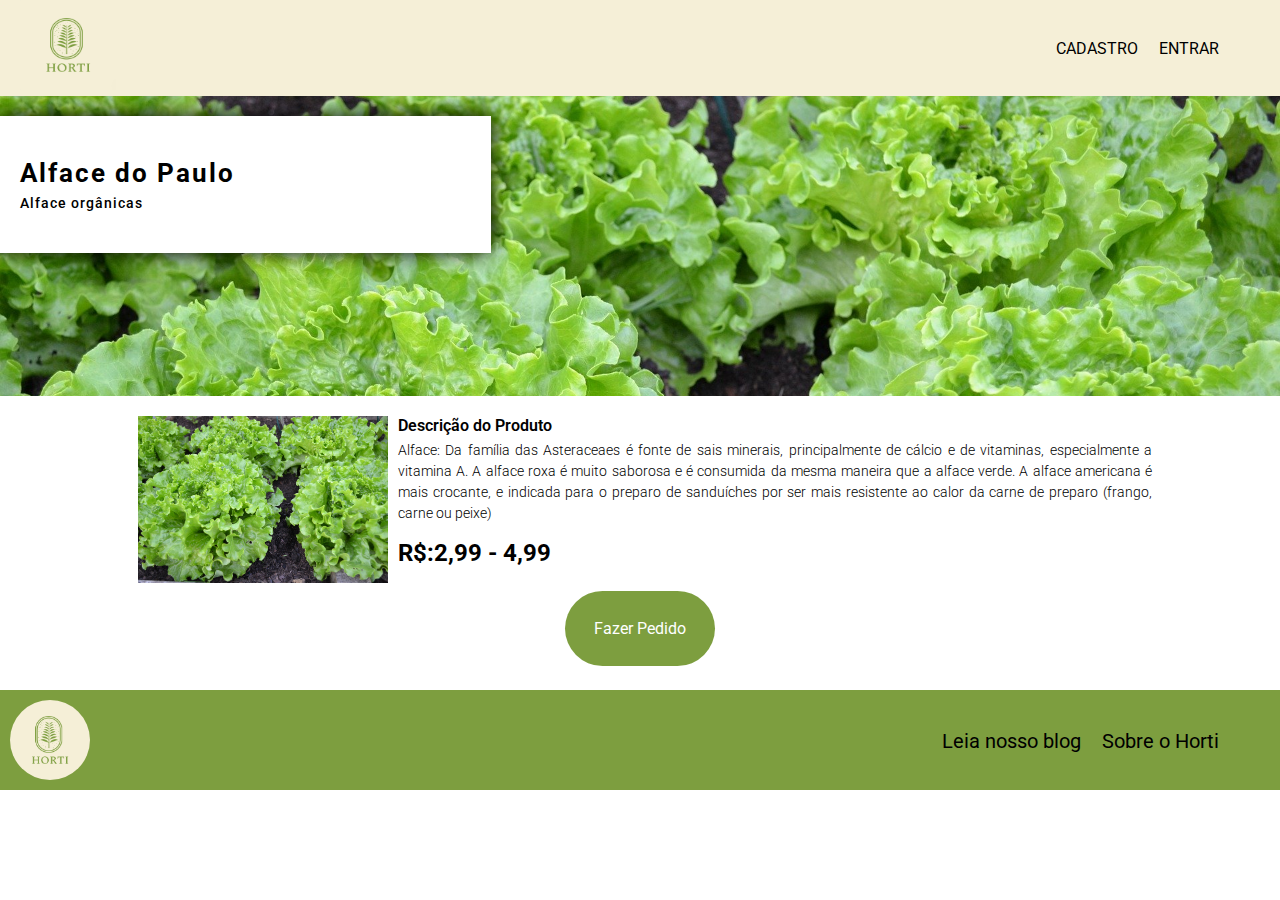
<file: prof_Diego_PIU/Exercícios/exercicios/piu_exercicios/HTML-NP1-master/HTML-NP1-master/alface.html>
<!DOCTYPE html>
<html>

<head>
    <meta charset="utf-8">
    <meta name="viewport" content="width=device-width, initial-scale=1">
    <meta name="description" content="Descrição Aqui">
    <meta name="keywords" content="Horti,HortiFrut,Delivery,Compra,Venda">
    <meta name="author" content="Pyim">
    <link href="https://fonts.googleapis.com/css2?family=Pridi:wght@200;300;400;500;600;700&display=swap" rel="stylesheet">
    <link href="https://fonts.googleapis.com/css2?family=Roboto:ital,wght@0,100;0,300;0,400;0,500;0,700;0,900;1,100;1,300;1,400;1,500;1,700;1,900&display=swap" rel="stylesheet">
    <link rel="icon" href="images/logo.png">
    <link rel="stylesheet" type="text/css" href="css/style.css">
    <link href="https://maxcdn.bootstrapcdn.com/font-awesome/4.7.0/css/font-awesome.min.css" rel="stylesheet" integrity="sha384-Vkoo8x4CGsO3+Hhxv8T/Q5PaXtkKtu6ug5TOeNV6gBiFeWPGFN9MuhOf23Q9Ifjh" crossorigin="anonymous">
    <title> Horti - Delivery de HortiFrut </title>
</head>

<body>
    <header class="headerDesktop">
        <div class="menu">
            <a href="index.html" id="logo">
                <img src="images/logo.png" id="logo">
            </a>
            <ul>
                <li>
                    <a href="login.html">ENTRAR</a>
                </li>
                <li>
                    <a href="cadastro.html">CADASTRO</a>
                </li>
            </ul>
        </div>
    </header>

    <section class="Cabecalhoprodutos">
        <div class="loja">
            <h3>Alface do Paulo</h3>
            <h4>Alface orgânicas</h4>
        </div>
        <div class="imagemproduto">
            <img src="images/Frut0.jpg" alt="0.jpg" />
        </div>
    </section>

    <section class="infoprodutos">
        <div class="produto">
            <img src="images/Frut0.jpg">
        </div>
        <div class="descricaoProduto">
            <h3>
                Descrição do Produto
            </h3>
            <p>
                Alface: Da família das Asteraceaes é fonte de sais minerais, principalmente de cálcio e de vitaminas, especialmente a vitamina A. A alface roxa é muito saborosa e é consumida da mesma maneira que a alface verde. A alface americana é mais crocante, e indicada
                para o preparo de sanduíches por ser mais resistente ao calor da carne de preparo (frango, carne ou peixe)
            </p>
        </div>
        <div class="precos">
            <p>
                R$:2,99 - 4,99
            </p>
        </div>
        <div class="botaofazerpedido">
            <button>Fazer Pedido</button>
        </div>

    </section>


    <footer class="footer">
        <div class="footermenu">
            <a href="index.html" id="footerImage">
                <img src="images/logo.png" id="footerImage">
            </a>
            <ul>
                <li>
                    <a href="#">Sobre o Horti</a>
                </li>
                <li>
                    <a href="#">Leia nosso blog</a>
                </li>
            </ul>
        </div>
    </footer>
</body>

</html>
</file>
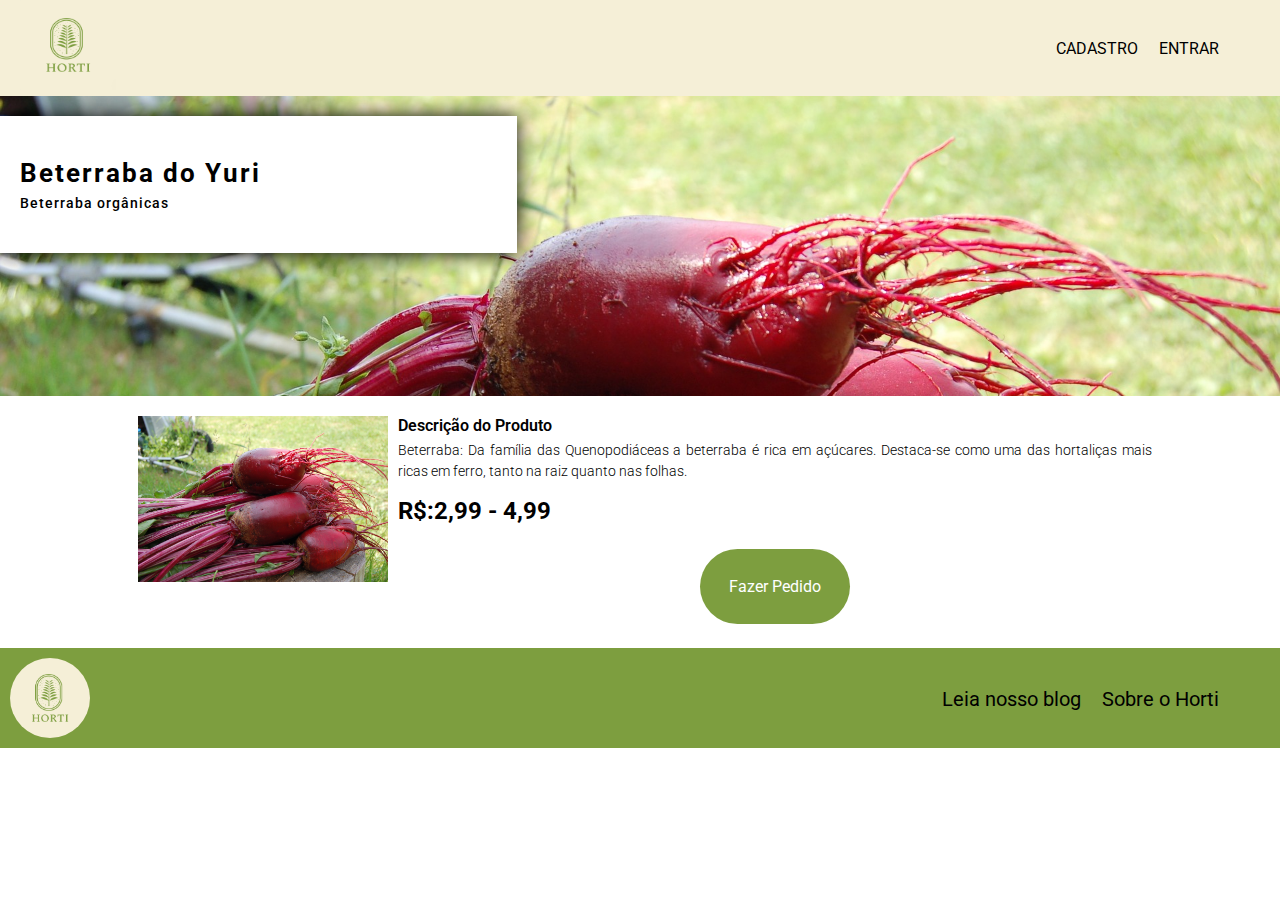
<file: prof_Diego_PIU/Exercícios/exercicios/piu_exercicios/HTML-NP1-master/HTML-NP1-master/beterraba.html>
<!DOCTYPE html>
<html>

<head>
    <meta charset="utf-8">
    <meta name="viewport" content="width=device-width, initial-scale=1">
    <meta name="description" content="Descrição Aqui">
    <meta name="keywords" content="Horti,HortiFrut,Delivery,Compra,Venda">
    <meta name="author" content="Pyim">
    <link href="https://fonts.googleapis.com/css2?family=Pridi:wght@200;300;400;500;600;700&display=swap" rel="stylesheet">
    <link href="https://fonts.googleapis.com/css2?family=Roboto:ital,wght@0,100;0,300;0,400;0,500;0,700;0,900;1,100;1,300;1,400;1,500;1,700;1,900&display=swap" rel="stylesheet">
    <link rel="icon" href="images/logo.png">
    <link rel="stylesheet" type="text/css" href="css/style.css">
    <link href="https://maxcdn.bootstrapcdn.com/font-awesome/4.7.0/css/font-awesome.min.css" rel="stylesheet" integrity="sha384-Vkoo8x4CGsO3+Hhxv8T/Q5PaXtkKtu6ug5TOeNV6gBiFeWPGFN9MuhOf23Q9Ifjh" crossorigin="anonymous">
    <title> Horti - Delivery de HortiFrut </title>
</head>

<body>
    <header class="headerDesktop">
        <div class="menu">
            <a href="index.html" id="logo">
                <img src="images/logo.png" id="logo">
            </a>
            <ul>
                <li>
                    <a href="login.html">ENTRAR</a>
                </li>
                <li>
                    <a href="cadastro.html">CADASTRO</a>
                </li>
            </ul>
        </div>
    </header>

    <section class="Cabecalhoprodutos">
        <div class="loja">
            <h3>Beterraba do Yuri</h3>
            <h4>Beterraba orgânicas</h4>
        </div>
        <div class="imagemproduto">
            <img src="images/Frut06.jpg" alt="06.jpg" />
        </div>
    </section>

    <section class="infoprodutos">
        <div class="produto">
            <img src="images/Frut06.jpg" alt="06.jpg" />
        </div>
        <div class="descricaoProduto">
            <h3>
                Descrição do Produto
            </h3>
            <p>
                Beterraba: Da família das Quenopodiáceas a beterraba é rica em açúcares. Destaca-se como uma das hortaliças mais ricas em ferro, tanto na raiz quanto nas folhas.
            </p>
        </div>
        <div class="precos">
            <p>
                R$:2,99 - 4,99
            </p>
        </div>
        <div class="botaofazerpedido">
            <button>Fazer Pedido</button>
        </div>
    </section>


    <footer class="footer">
        <div class="footermenu">
            <a href="index.html" id="footerImage">
                <img src="images/logo.png" id="footerImage">
            </a>
            <ul>
                <li>
                    <a href="#">Sobre o Horti</a>
                </li>
                <li>
                    <a href="#">Leia nosso blog</a>
                </li>
            </ul>
        </div>
    </footer>
</body>

</html>
</file>
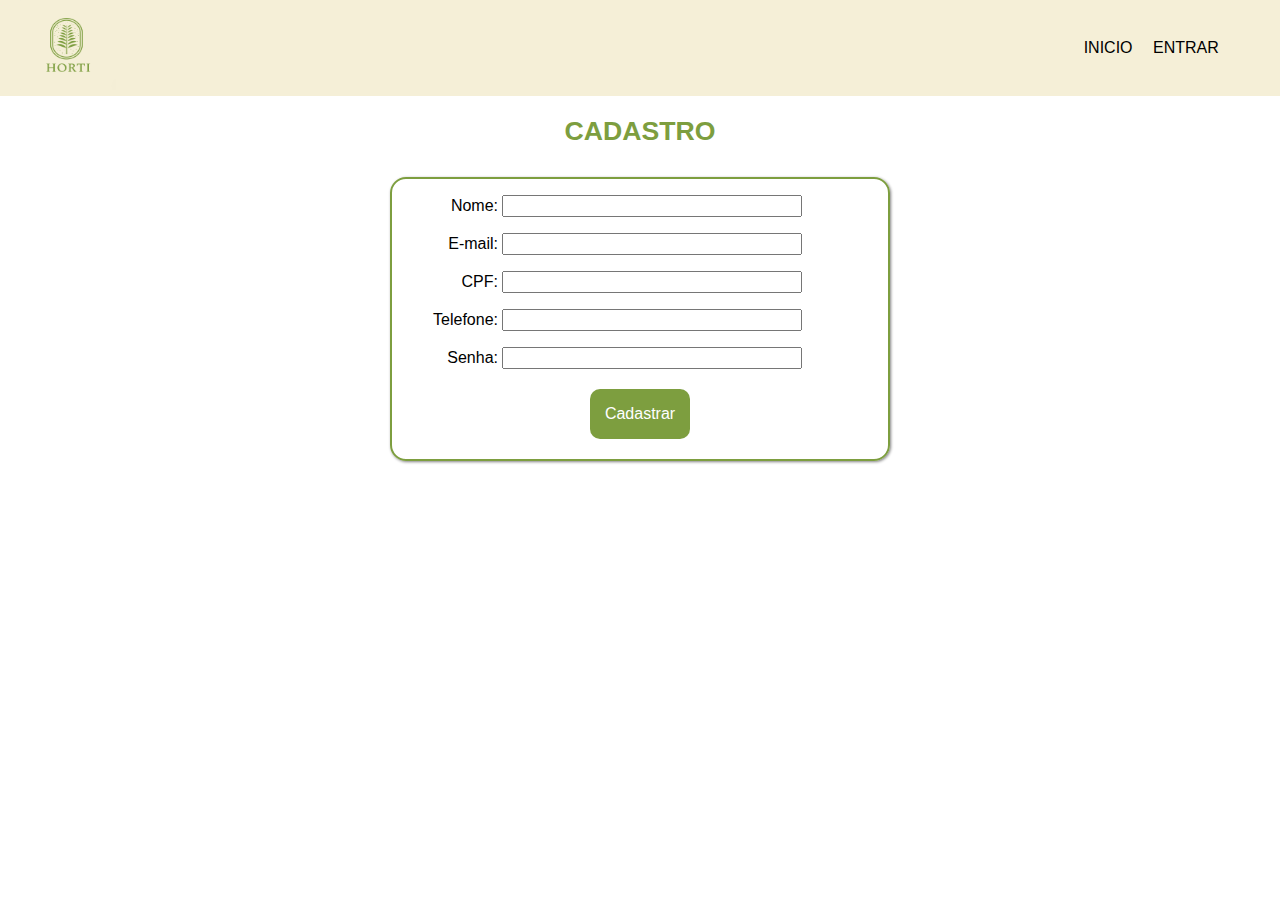
<file: prof_Diego_PIU/Exercícios/exercicios/piu_exercicios/HTML-NP1-master/HTML-NP1-master/cadastro.html>
<!DOCTYPE html>
<html>

<head>
    <meta charset="utf-8">
    <meta name="viewport" content="width=device-width, initial-scale=1">
    <meta name="description" content="Descrição Aqui">
    <meta name="keywords" content="Horti,HortiFrut,Delivery,Compra,Venda">
    <meta name="author" content="Pyim">
    <link href="https://fonts.googleapis.com/css2?family=Rufina:wght@400;700&display=swap" rel="stylesheet">
    <link rel="icon" href="images/logo.png">
    <link rel="stylesheet" type="text/css" href="css/style.css">
    <title> Horti - Delivery de HortiFrut </title>
</head>

<body>

    <header class="headerDesktop">
        <div class="menu">
            <a href="index.html" id="logo">
                <img src="images/logo.png" id="logo">
            </a>
            <ul>
                <li>
                    <a href="login.html">ENTRAR</a>
                </li>
                <li>
                    <a href="index.html">INICIO</a>
                </li>
            </ul>
        </div>
    </header>

    <div id="cadastrologin">

        <h1>CADASTRO</h1>

        <section class="formulario">


            <form action="" method="post">

                <div id="nome">
                    <label for="name">Nome:</label>
                    <input type="text" id="nome" />
                </div>
                <div id="email">
                    <label for="email">E-mail:</label>
                    <input type="email" id="email" />
                </div>
                <div id="cpf">
                    <label for="cpf">CPF:</label>
                    <input type="text" id="cpf" />
                </div>
                <div id="telefone">
                    <label for="telefone">Telefone:</label>
                    <input type="inteiro" id="telefone" />
                </div>
                <div id="senha">
                    <label for="senha">Senha:</label>
                    <input type="text" id="senha" />
                </div>
                <div class="button">
                    <button>Cadastrar</button>
                </div>

            </form>

        </section>

    </div>


</body>
</file>
<file: prof_Diego_PIU/Exercícios/exercicios/NP1-DIEGO/NP1-PART3-DIEGO-marcioJacinthoJunior/NP1-PART3-DIEGO-master/style/style.css>
* {
    margin: 0;
    padding: 0;
    outline: none;
    list-style: none;
    border: 0;
    background: none;
    text-decoration: none;
}

.body-color {
    background-color: rgb(243, 245, 248);
}

li {
    padding: 0 16px;
}
</file>
<file: prof_Diego_PIU/Exercícios/exercicios/NP1-DIEGO/NP1-PART3-DIEGO-marcioJacinthoJunior/NP1-PART3-DIEGO-master/style/header.css>
.header {
    position: sticky;
    top: 0;
    z-index: 28;
    background: #fff;
    display: flex;
    flex: auto;
    padding: 0 16px;
    align-items: center;
    justify-content: space-between;
    box-shadow: 0 2px 4px 0 rgba(0, 0, 0, .07);
    height: 64px;
    margin-bottom: 0px;
}

.header .menu nav #opcoes {
    display: inline-flex;
    margin: 15px;
    margin-bottom: 0;
}
</file>
<file: prof_Diego_PIU/Exercícios/exercicios/NP1-DIEGO/NP1-PART3-DIEGO-marcioJacinthoJunior/NP1-PART3-DIEGO-master/style/busca.css>
.busca {
    margin-top: -40px;
    /*arrumar esse detalhe  */
    margin-left: auto;
    margin-right: auto;
    position: relative;
    box-shadow: 0px 0px 21px 2px rgba(0, 0, 0, 0.308);
    background-color: rgb(255, 255, 255);
    max-width: 1024px;
    width: auto;
    height: 148px;
}

.tipoBusca nav {
    margin: 1%;
    margin-bottom: 0;
    margin-top: 0;
}

.tipoBusca nav ul li {
    margin-right: 3%;
    padding: 8px 6px;
    display: inline-flex;
    margin: 15px;
    margin-bottom: 0;
}

.tipoBusca nav ul #active a {
    color: #2e2e37;
    border-bottom: 2px solid #f3123c;
    text-decoration: none;
    background-color: transparent;
    font-size: 19px;
}

.tipoBusca nav ul li a {
    color: #94949e;
    text-decoration: none;
    background-color: transparent;
    font-size: 18px;
}

.boxBuscar {
    padding: 5px 5px 5px 10px;
    margin: 30px;
    margin-top: 0;
    border: 2px solid #c2c2ce;
    border-radius: 10px;
    height: 47px;
    float: left;
}

.position {
    vertical-align: 0px;
}

.boxBuscar input {
    padding-left: 3px;
    font-size: 20px;
    width: 661px;
}

.btn-ofertas {
    height: 47px;
    width: 150px;
    padding: 6px 12px;
    font-size: 16px;
    border-radius: 10px;
    color: #fff;
    background-color: #f3123c;
    box-shadow: -1px 13px 29px -6px rgba(243, 18, 59, 0.39);
    border: 1px solid transparent;
}

.btn-ofertas:hover {
    background-color: #bd0f2e;
    box-shadow: -1px 13px 29px -6px #bd0f2e;
}
</file>
<file: prof_Diego_PIU/Exercícios/exercicios/NP1-DIEGO/NP1-PART3-DIEGO-marcioJacinthoJunior/NP1-PART3-DIEGO-master/style/carrosel-itens.css>
.carrosel-de-categorias {
    margin-left: 40px;
    margin-right: 40px;
    padding-top: 20px
}

.carrosel-de-categorias h2 {
    font-size: 18px;
    color: #686976;
    font-weight: 500;
    width: 100%;
    display: block;
    margin-bottom: 20px;
}

.categoria-div-figure {
    display: inline-block;
}

.categorias-figure {
    max-width: 312px;
    height: 190px;
    padding-right: 8px;
    padding-left: 8px;
}

.color-icon {
    color: red;
    /* color: transparent; */
}

.carrosel-de-categorias .color-icon:hover {
    border: 1px solid #000000;
    border-radius: 50px;
    background-color: rgba(255, 255, 255, 0.575);
    color: black;
}
</file>
<file: prof_Diego_PIU/Exercícios/exercicios/NP1-DIEGO/NP1-PART3-DIEGO-marcioJacinthoJunior/NP1-PART3-DIEGO-master/style/card.css>
.card-links {
    margin-left: 40px;
    margin-right: 40px;
    padding-top: 20px;
    padding-bottom: 20px;
}

.card-links h2 {
    font-size: 18px;
    color: #686976;
    font-weight: 500;
    width: 100%;
    display: block;
    margin-bottom: 20px;
}

.bnt-card-links {
    font-size: 20px;
    background-color: #f3123c;
    color: rgb(255, 255, 255);
    width: 230px;
    height: 90px;
    border-radius: 10px;
    margin-top: 0px;
    margin-left: 0px;
    margin: 8px;
}
</file>
<file: prof_Diego_PIU/Exercícios/exercicios/NP1-DIEGO/NP1-PART3-DIEGO-marcioJacinthoJunior/NP1-PART3-DIEGO-master/style/footer.css>
.footer {
    background-color: #2E2E37;
    height: 480px;
    position: static;
    clear: both;
}

.footer .opcoes .localizacao {
    color: white;
    padding: 5px 28px 0px;
    margin-bottom: 20px;
}

.lista-de-opcoes {
    padding: 0 28px;
}

#lista {
    display: inline-flex;
}

#titulo-lista {
    padding: 0px 0px 0px 0px;
}

#titulo-lista h2 {
    font-size: 16px;
    color: white;
}

#itens-lista {
    display: list-item;
}

#itens-lista #itens {
    padding: 5px 0px;
    width: 260px;
}

#itens a {
    color: white;
    font-size: 15px;
}

.footer .patrocionio p {
    background-color: #ea0002;
    padding: 0 28px;
    margin-bottom: 0;
    font-size: 18px;
    font-weight: 600;
    color: #fff;
    text-align: right;
    height: 45px;
    display: flex;
    justify-content: flex-end;
    align-items: center;
}

.santander-icon {
    width: 128px;
    padding-left: 10px;
}

.footer .direitos {
    background-color: #4c4c59;
    height: 45px;
    padding: 0 28px;
    margin-bottom: 0;
    font-size: 12px;
    font-weight: 400;
    color: #fff;
    text-align: right;
    height: 45px;
    display: flex;
    justify-content: flex-start;
    align-items: center;
}
</file>
<file: prof_Diego_PIU/Exercícios/exercicios/NP1-DIEGO/NP1-PART3-DIEGO-marcioJacinthoJunior/NP1-PART3-DIEGO-master/style/carroselDescricaoVeiculo.css>
.margem-carousel {
    margin-left: 20px;
    margin-right: 20px;
}

.carousel-item img {
    height: 330px;
    width: 435px;
    padding-left: 2px;
    padding-right: 2px;
    float: left;
}
</file>
<file: prof_Diego_PIU/Exercícios/exercicios/NP1-DIEGO/NP1-PART3-DIEGO-marcioJacinthoJunior/NP1-PART3-DIEGO-master/style/descricaoveiculo-detalhes-veiculo.css>
.descricao {
    margin-top: -40px;
    display: flex;
    position: relative;
}


/* DIREITA */

.d-right {
    width: 442px;
    border-radius: 10px;
    position: sticky;
}

.contato {
    border-radius: 10px;
    background-color: #fff;
    box-shadow: 0 2px 9px 0 rgba(66, 76, 87, 0.41);
    padding: 20px 20px;
}

.preco-patrocinio {
    /* padding: 80px; */
    display: flex;
    align-items: center;
    padding: 0px 0px 20px 0px;
}

.preco-patrocinio h1 {
    padding: 10px 20px 10px 10px;
}

.preco-patrocinio h2 {
    padding: 0px;
    padding-top: 45px;
    margin: 0px;
    font-weight: 700;
    color: black;
    font-size: 20px;
}

#my-btn {
    display: inline-flex;
    height: 50px;
    background-color: #f3123c;
    border-color: #f3123c;
}

#color-bnt {
    background-color: #f3123c;
    border-color: #f3123c;
}

.icon-santander {
    margin-left: 15px;
    margin-top: 5px;
    background: url(/images/santander_icon_white.svg) no-repeat scroll 0 transparent;
    width: 20px;
    height: 20px;
    background-size: contain;
}

.custom-control-label p {
    font-size: 11px;
}


/* ESQUERDA */

.d-left {
    width: 792px;
    margin-left: 60px;
    margin-right: 20px;
    margin-bottom: 20px;
}

.detalhe {
    background-color: #fff;
    border-radius: 10px;
    box-shadow: 0 2px 9px 0 rgba(66, 76, 87, 0.41);
    padding: 20px 30px 20px 30px;
    margin-bottom: 20px;
}

.d-1 {
    padding-bottom: 40px;
}

.d-2 {
    background-color: #2e2d37;
    color: white;
}

.titulo-especificacao {
    display: flex;
    margin: 0px;
}

.titulo-especificacao h2 {
    width: 724px;
    padding: 0px 32px 15px 0px;
    margin: 0px;
}

.titulo-especificacao h2 span p {
    padding-top: 5px;
    font-size: 16px;
}

#nome {
    color: #f3123c;
    margin: 0px;
}

#format-text-especificacao-rapida {
    color: #fff;
    font-size: 14px;
    letter-spacing: .07px;
    margin-top: 5px;
    display: block;
    font-weight: 400;
}

#especificacao-rapida {
    color: #686976;
    font-size: 14px;
    letter-spacing: .07px;
    margin-top: 5px;
    display: block;
    font-weight: 400;
}

.format-text {
    color: #fff;
}

#white {
    color: #fff;
    font-size: 14px;
    letter-spacing: .07px;
    margin-top: 5px;
    display: block;
    font-weight: 400;
}

.favorito-icon {
    height: 16px;
    width: 16px;
    cursor: pointer;
    margin: 10px;
}

.santander-financiamento-icon img {
    height: 40px;
    width: 300px;
    margin: 0px;
    padding: 0px;
}

.informacoes-veiculo {
    display: inline-flex;
}

.itens {
    padding: 0px;
}

.itens p {
    font-size: 14px;
    margin-top: 16px;
    margin-bottom: 5px;
}

.itens.sobre {
    padding: 0;
}

.itens.sobre #text-sobre {
    font-size: 16px;
    padding-bottom: 30px;
}

.coluna-informacao {
    padding: 0;
    padding-right: 44px;
}

.informacoes-veiculo {
    margin: 0px;
}

#itens-do-veiculo {
    padding-bottom: 20px;
}

.nome-vendendor h3 {
    font-size: 24px;
    color: #686976;
    font-weight: 500;
    margin: 0px;
}

.nome-vendendor h3#tipo {
    text-indent: 16px;
    text-align: left;
    font-weight: 600;
}

.d-2 ul li {
    padding-right: 40px;
}

li.itens p#p-titulo {
    font-size: 18px;
}

#tamanho-do-form {
    width: 560px;
}

.termos-forms {
    padding-right: 25px;
    margin: 0;
}

.footer-detalhe {
    display: flex;
    align-items: center;
}

.carrosel-cads {
    margin-left: 40px;
    margin-bottom: 40px;
    margin-right: 40px;
    margin-top: 20px;
}

#my-card-body {
    padding: 10px;
}

.detalhe-card {
    display: inline-flex;
}

.detalhe-card #data {
    margin-right: 20px;
}

.detalhe-card #kms {
    margin-left: 20px;
}
</file>
<file: prof_Diego_PIU/Exercícios/exercicios/piu_exercicios/HTML-NP1-master/HTML-NP1-master/css/style.css>
@import url('https://fonts.googleapis.com/css?family=Comic+Neue:700&display=swap');
* {
    margin: 0;
    padding: 0;
    font-size: 100%;
    /*border: none;    font-family: 'Pridi', serif;*/
    outline: none;
    box-sizing: border-box;
    font-family: 'Roboto', sans-serif;
}


/* body {
    background: rgb(245, 239, 215);
} */

a {
    text-decoration: none;
    color: rgb(0, 0, 0);
}

ul {
    list-style: none;
}

img {
    max-width: 100%;
}


/* HEADER */

.headerDesktop {
    width: 100%;
    height: 96px;
    background-color: rgb(245, 239, 215);
}

#logo {
    margin-left: 10px;
    margin-right: 10px;
    margin-bottom: 5px;
    margin-top: 0px;
    width: 96px;
    height: 90px;
    float: left;
}

.menu ul {
    padding: 3% 4%;
    margin-bottom: 0px;
}

.menu ul li {
    font-weight: normal;
    margin-top: 0.5px;
    margin-left: 0.5px;
    padding: 0 10px 0 10px;
    float: right;
}

.menu ul li a:hover {
    color: rgb(125, 158, 63);
}

.menu ul li a:visited {
    color: rgb(0, 0, 0);
}


/* SLIDER/PESQUISA */

.slider {
    margin-left: auto;
    margin-bottom: auto;
    margin-right: auto;
    margin-top: 0px;
    width: auto;
    height: 300px;
    position: relative;
    overflow: hidden;
}

.slider h1 {
    font-family: 'Comic Neue', cursive;
    color: rgb(92, 114, 47);
    text-shadow: 0.1em 0.1em 0.1em rgba(255, 255, 255, 0.664);
    font-size: 30pt;
}

.sliderImage {
    position: absolute;
    opacity: 0;
    animation-name: animacao;
    animation-duration: 8s;
    animation-iteration-count: infinite;
}

@keyframes animacao {
    25% {
        opacity: 60%;
        transform: scale(1.1, 1.1);
    }
    50% {
        opacity: 35%;
    }
}

.sliderImage:nth-child(1) {
    animation-delay: 0s;
}

.sliderImage:nth-child(2) {
    animation-delay: 5s;
}

.sliderImage:nth-child(3) {
    animation-delay: 8s;
}

.slogan {
    font-size: 30px;
    font-weight: 900;
    text-align: center;
    margin-top: 110px;
    margin-bottom: 40px;
    margin-left: auto;
    margin-right: auto;
    position: relative;
}

.busca {
    left: 45%;
    position: absolute;
    transform: translateX(-45%);
    border-left: 1px solid rgb(125, 158, 63);
    border-top: 1px solid rgb(125, 158, 63);
    border-bottom: 1px solid rgb(125, 158, 63);
    border-radius: 10px 13px 13px 10px;
}

.divBusca {
    width: auto;
    height: auto;
    min-height: 42px;
    min-width: 358px;
    background-color: #ffffff;
    border-radius: 10px 13px 13px 10px;
}

.btnBusca {
    width: auto;
    height: auto;
    min-width: 120px;
    min-height: 42px;
    border-radius: 0px 10px 10px 0px;
    background: rgb(125, 158, 63);
    font-size: 16px;
    cursor: pointer;
    font-weight: bold;
    color: #FFF;
    border: none;
}

.btnBusca:hover {
    background: rgb(125, 158, 0);
}

#search {
    margin: 8px;
    width: 22px;
    height: 22px;
    float: left;
}

.txtBusca {
    background-color: transparent;
    padding-left: 5px;
    margin-top: 2.5px;
    font-size: 21px;
    border: none;
    height: 32px;
    width: 300px;
}


/* PROPAGANDAS */

#textopropaganda {
    text-align: center;
    font-size: 20pt;
    margin-top: 20px;
    margin-bottom: 20px;
    color: rgb(125, 158, 63);
}

.conjuntoDePropaganda {
    margin-left: 80px;
    margin-right: 80px;
    margin-top: 20px;
    margin-bottom: 20px;
    width: auto;
    box-shadow: 3px 3px 10px rgba(0, 0, 0, 0.486);
    padding: 10px;
    background: rgb(243, 242, 238);
    /* background-color: rgb(231, 0, 0); */
}

.propaganda ul {
    margin-left: 2%;
    margin-right: 2%;
    text-align: center;
    /* background-color: lightcoral; */
}

.propaganda ul li {
    display: inline-table;
    margin-left: 0.2%;
    margin-right: 0.2%;
    max-width: 369px;
    max-height: 364px;
    
    /* background-color: rgb(128, 148, 240); */
}

figure.foto_legenda {
    position: relative;
}

figure.foto_legenda img {
    padding: 10px 5px 10px 5px;
    width: 369px;
    height: 240px;
    
    
    /* background-color: indigo; */
}

figure.foto_legenda figcaption {
    opacity: 0;
    position: absolute;
    top: 10px;
    background-color: rgba(192, 192, 192, 0.5);
    color: rgb(255, 255, 251);
    width: 100%;
    height: 100%;
    padding: 10px;
    box-sizing: border-box;
    transition: 1s;
    /* background-color: lawngreen; */
}

figure.foto_legenda:hover figcaption {
    opacity: 1;
}

figure.foto_legenda figcaption p {
    text-align: justify;
    text-justify: inter-word;
}

.textPropaganda {
    padding: 0px 5px 5px 5px;
    width: auto;
    /* background-color: rgb(235, 196, 23); */
    margin-bottom: 60px;
}

.textPropaganda h3 {
    font-size: 18px;
    font-weight: normal;
    color: #000000;
}

.textPropaganda h4 {
    font-size: 13px;
    font-weight: normal;
    color: #000000;
}

.textPropaganda h3:visited {
    color: #000000;
}

.textPropaganda h4:visited {
    color: #000000;
}

.lista p3 {
    text-align: center;
    font-size: 20px;
    margin-top: 20px;
    margin-bottom: 20px;
    color: rgb(125, 158, 63);
}

.espaco {
    margin: 500px;
}

.hrMain {
    margin: 30px 10px 10px 10px;
    border-top: 1px dotted rgb(0, 0, 0, 0.486);
}


/* footer */

.footer {
    position: absolute;
    background-color: rgb(125, 158, 63);
    width: 100%;
    height: 100px;
}

#footerImage img {
    border-radius: 50px;
    padding: 10px 10px 10px 10px;
    width: 100px;
    height: 100px;
    float: left;
}

.footer ul {
    padding: 3% 4%;
}

.footer ul li {
    color: rgb(0, 0, 0);
    font-weight: normal;
    font-size: 20px;
    margin-top: 0.5px;
    margin-left: 0.5px;
    padding: 0 10px 0 10px;
    float: right;
}

.footer ul li a:hover {
    color: rgb(255, 255, 255);
}

.footer ul li a:visited {
    color: #000000;
}


/* CSS do Castdastro e Login*/

#cadastrologin h1 {
    text-align: center;
    font-size: 20pt;
    margin-top: 20px;
    margin-bottom: 20px;
    color: rgb(125, 158, 63);
}

section.formulario {
    margin-left: auto;
    margin-right: auto;
    margin-top: 30px;
    width: 500px;
    padding: 1em;
    border: 2px solid rgb(125, 158, 63);
    border-radius: 1em;
    box-shadow: 1px 1px 3px rgba(0, 0, 0, 0.486);
}

section.formulario label {
    display: inline-block;
    width: 90px;
    text-align: right;
}

section.formulario input {
    font: 1em sans-serif;
    width: 300px;
    -moz-box-sizing: border-box;
    box-sizing: border-box;
}

section.formulario input:focus {
    border-color: #000;
}

section.formulario form div+div {
    margin-top: 1em;
}

section.formulario button {
    border-radius: 10px;
    padding: 10px 10px 10px 10px;
    width: 100px;
    height: 50px;
    font-size: 10pt;
    background-color: rgb(125, 158, 63);
    border: none;
    color: white;
    text-decoration: none;
    display: inline-block;
    font-size: 16px;
    margin: 4px 2px;
    cursor: pointer;
}

section.formulario .button {
    text-align: center;
}


/*Css da pagina de produtos*/

.Cabecalhoprodutos {
    margin-bottom: 20px;
    width: auto;
    height: 300px;
    position: relative;
    overflow: hidden;
}

.Cabecalhoprodutos img {
    margin-top: -200px;
}

.imagemprod {
    width: 600px;
    margin-left: auto;
    margin-right: auto;
}

.loja {
    padding: 3% 20% 3% 0%;
    position: relative;
    background-color: #ffffff;
    box-shadow: rgb(0, 0, 0) 0px 0px 20px;
    float: left;
    margin-top: 20px;
}

.loja h3 {
    padding-left: 20px;
    line-height: 1.5;
    letter-spacing: 2px;
    font-size: 26px;
}

.loja h4 {
    padding-left: 20px;
    line-height: 1.5;
    letter-spacing: 1px;
    font-size: 14px;
    font-weight: 500;
}

.produto {
    margin-left: 10px;
    margin-right: 10px;
    margin-bottom: 0px;
    margin-top: 0px;
    width: 250px;
    height: auto;
    float: left;
}

.infoprodutos {
    margin-left: 10%;
    margin-right: 10%;
}

.descricaoProduto {
    text-align: justify;
    text-justify: inter-word;
}

.descricaoProduto p {
    font-weight: 300;
    font-size: 14px;
    line-height: 1.5;
}

.descricaoProduto h3 {
    margin-left: 0;
    margin-bottom: 5px;
    font-weight: 600;
}

.precos {
    margin: 15px;
    font-size: 24px;
    font-weight: 700;
}

.botaofazerpedido {
    margin-top: 20px;
    margin-bottom: 20px;
    display: flex;
    align-items: center;
    justify-content: center;
}

.botaofazerpedido button {
    border-radius: 40px;
    padding: 10px 10px 10px 10px;
    width: 150px;
    height: 75px;
    font-size: 10pt;
    background-color: rgb(125, 158, 63);
    border: none;
    color: white;
    text-align: center;
    text-decoration: none;
    display: inline-block;
    font-size: 16px;
    margin: 4px 2px;
    cursor: pointer;
}
</file>
